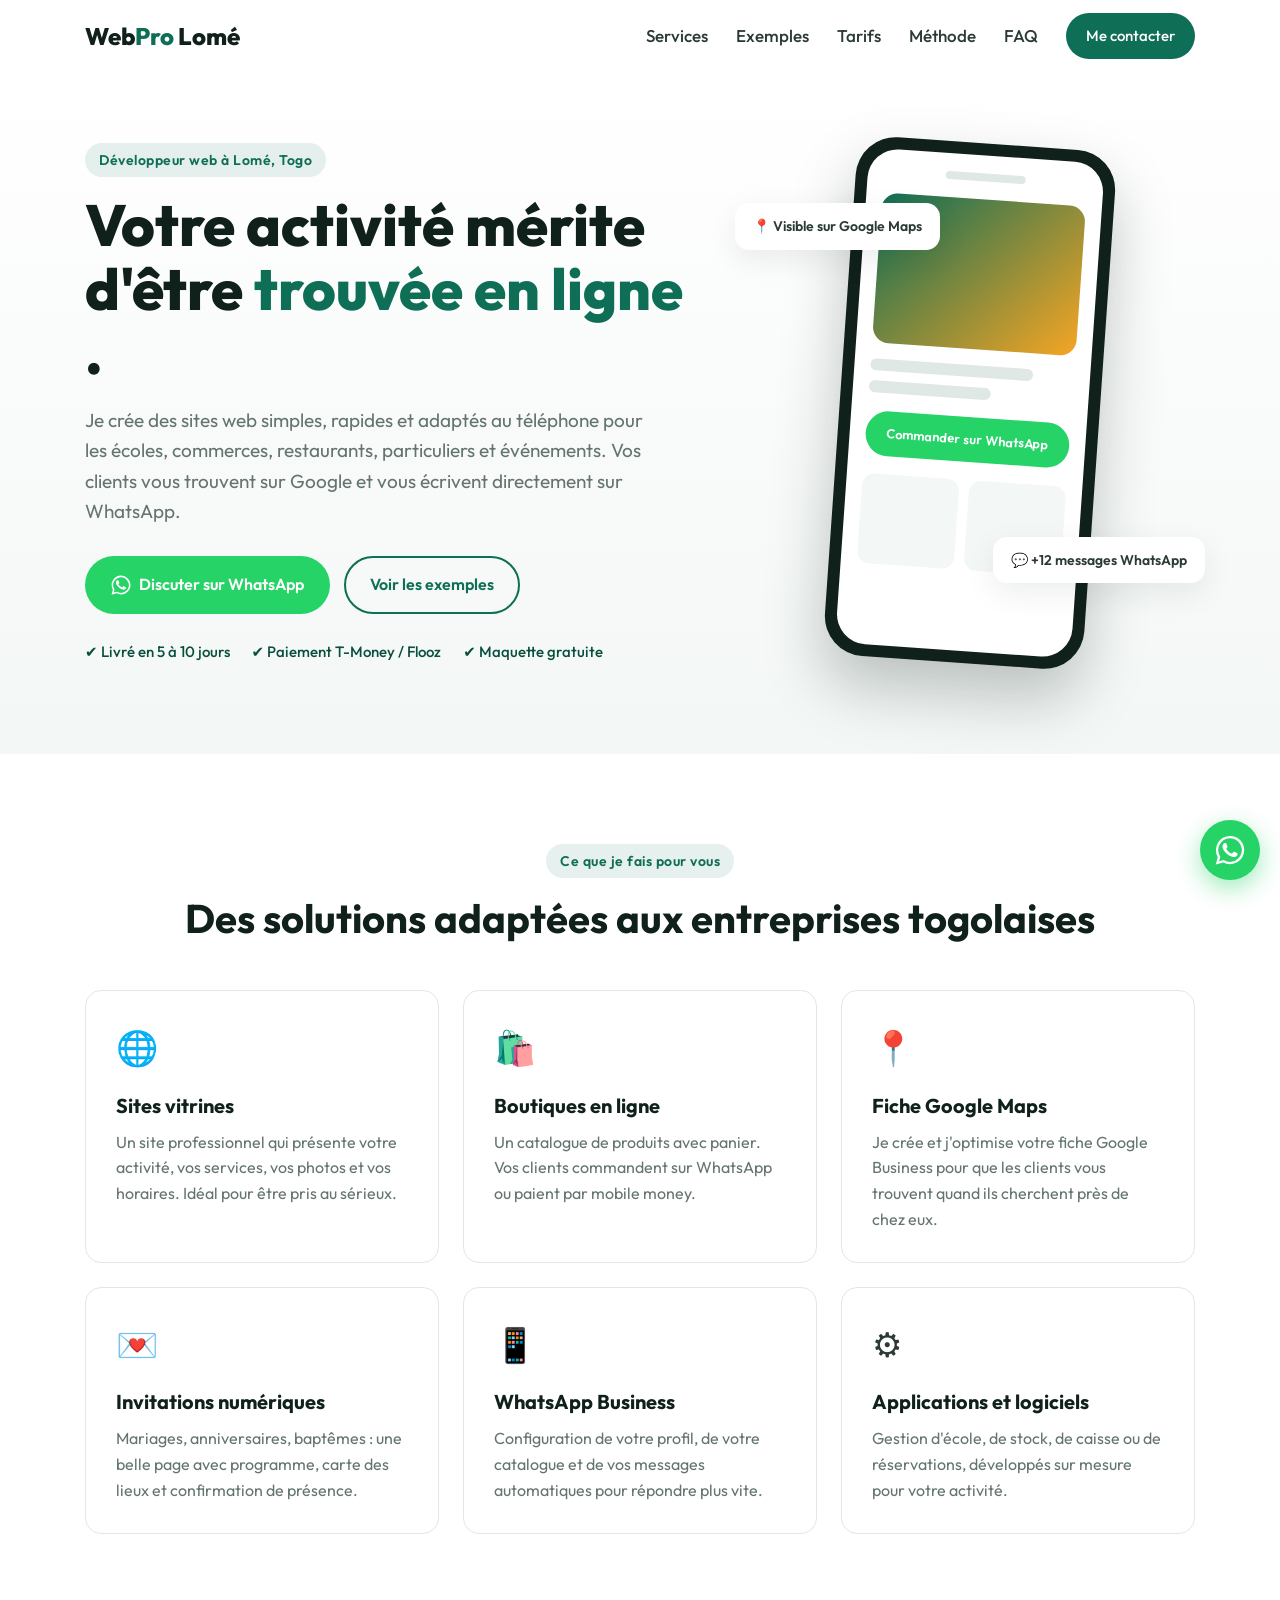
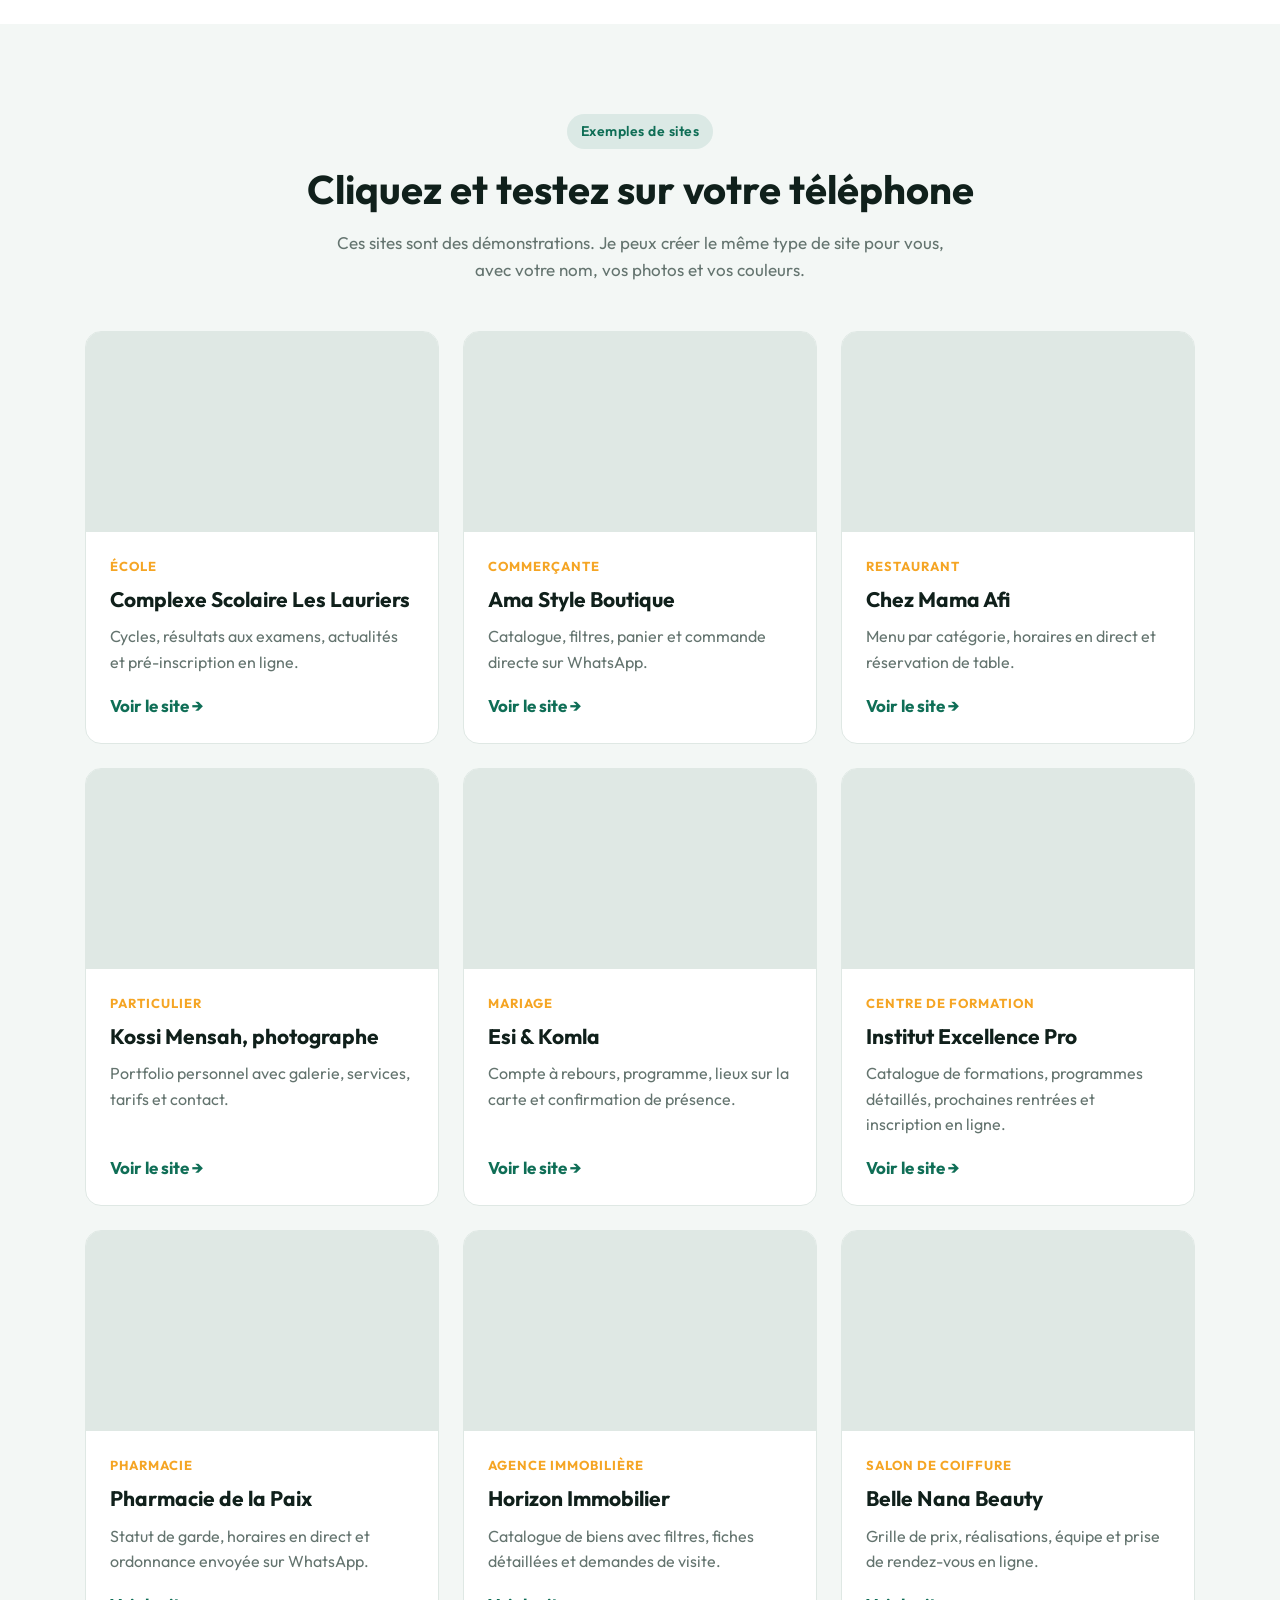
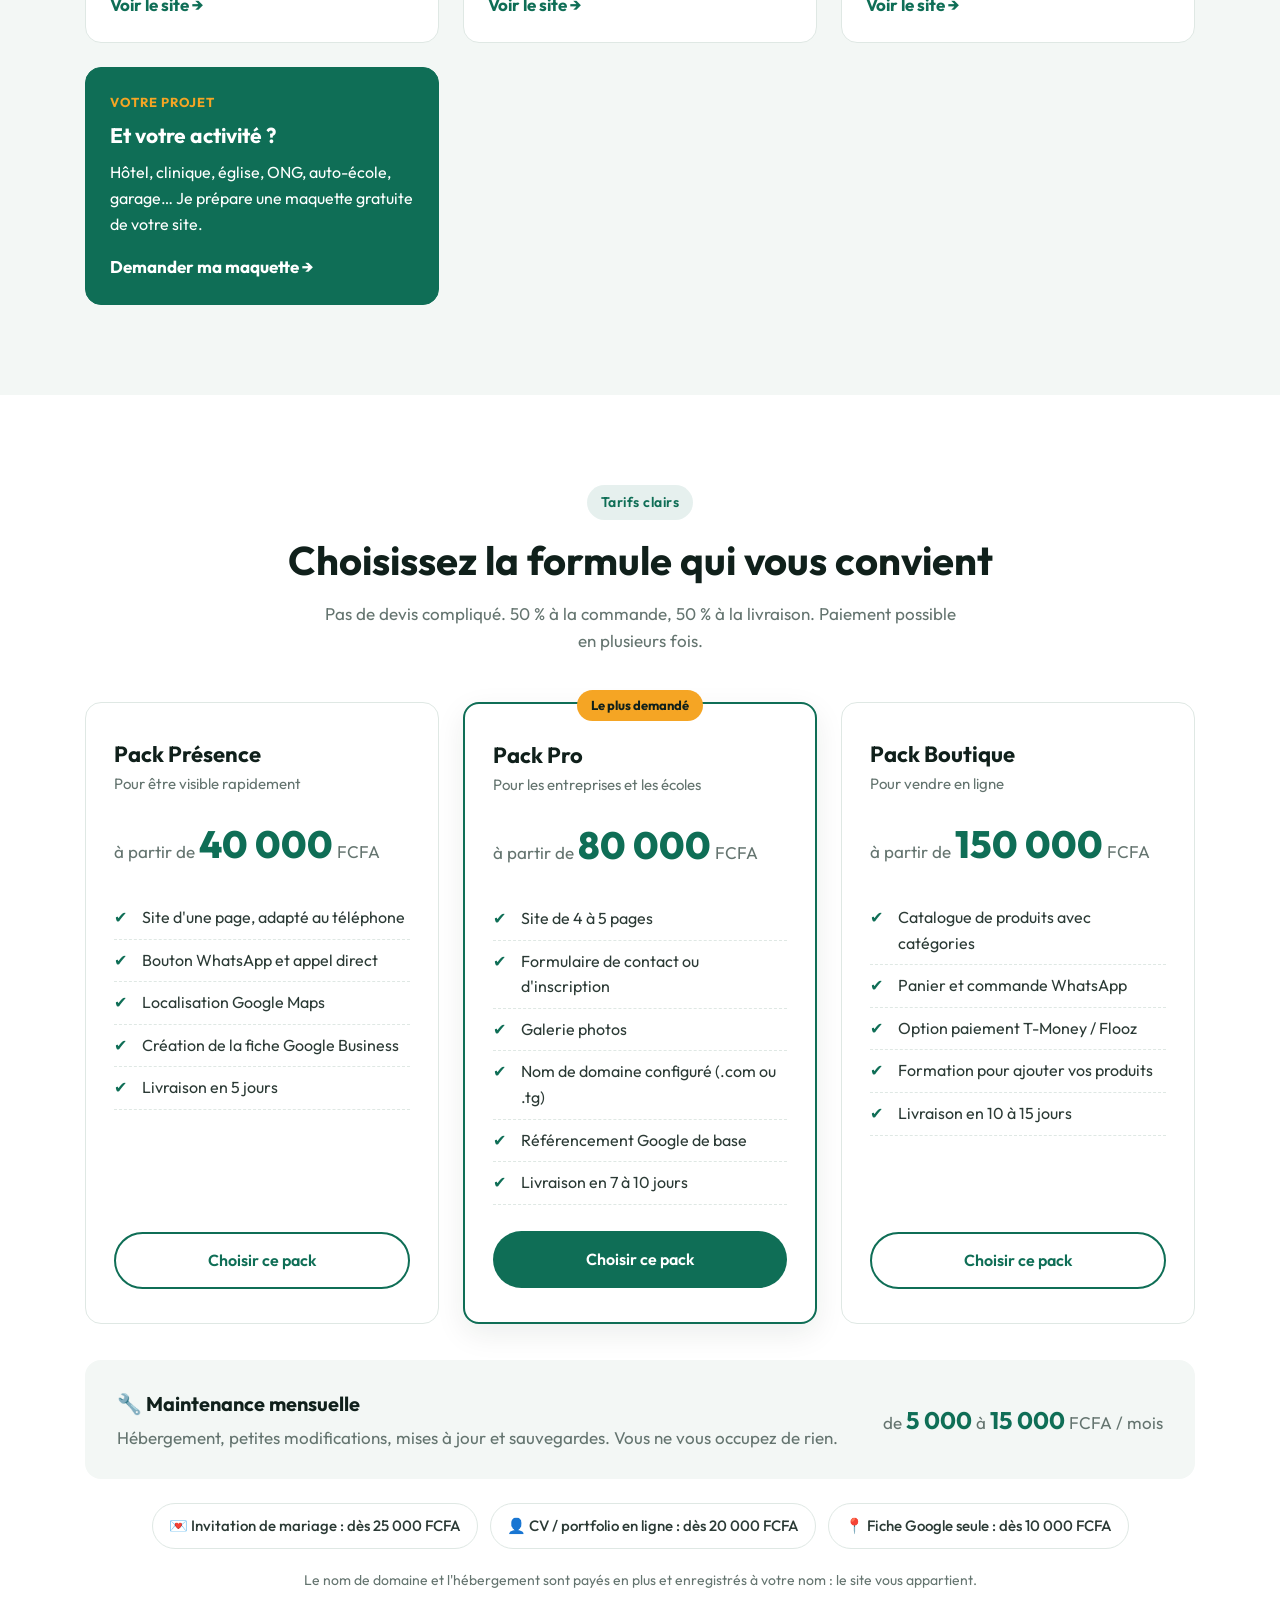
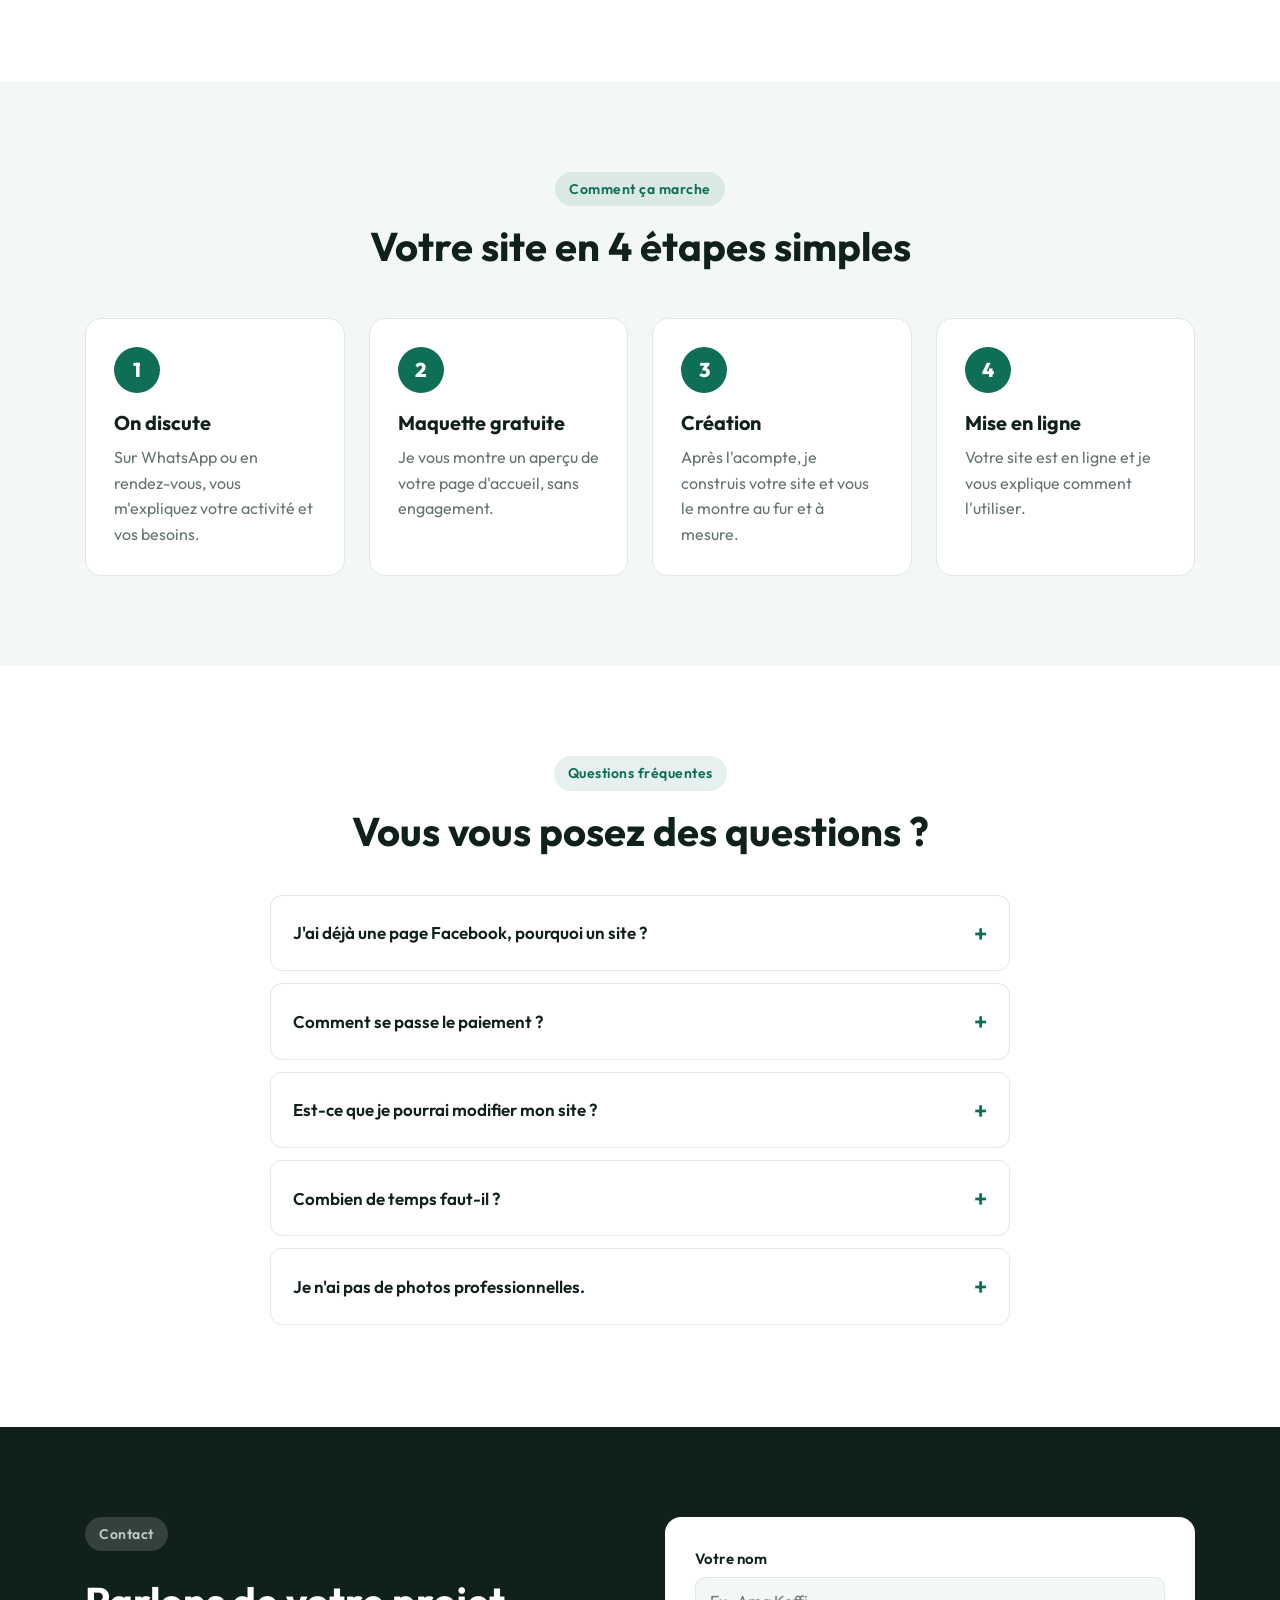
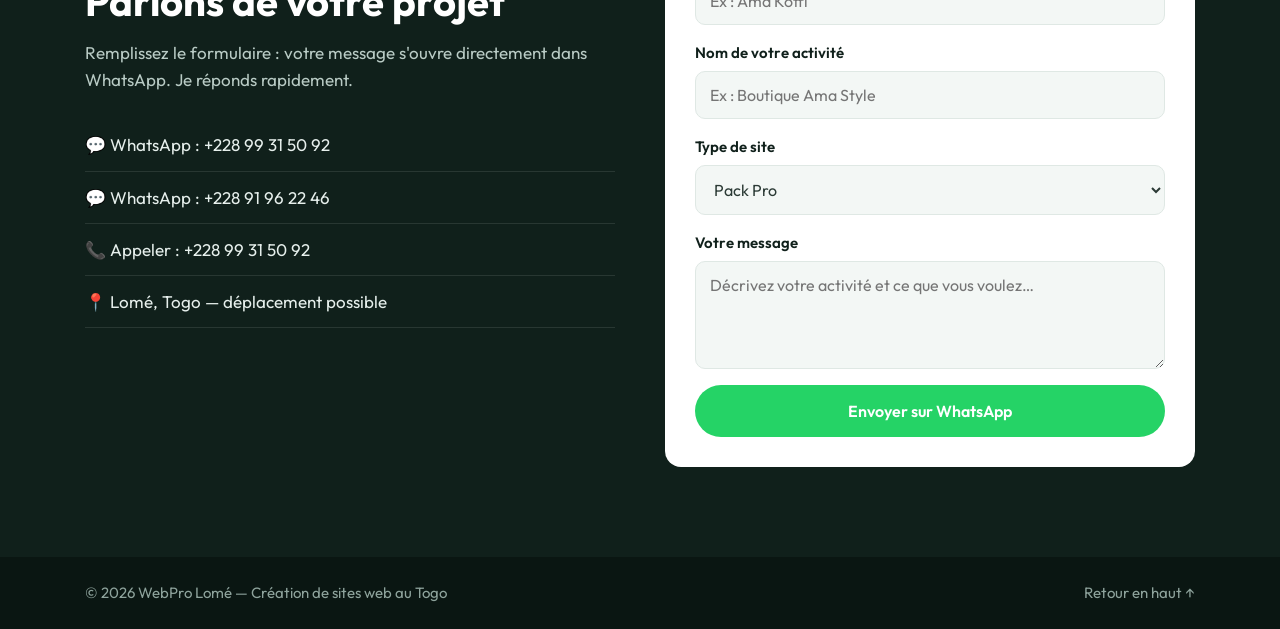
<file: index.html>
<!DOCTYPE html>
<html lang="fr">
<head>
  <meta charset="UTF-8">
  <meta name="viewport" content="width=device-width, initial-scale=1.0">
  <title>WebPro Lomé — Création de sites web au Togo</title>
  <meta name="description" content="Création de sites web professionnels à Lomé pour les écoles, commerces, restaurants, particuliers et événements. Contact WhatsApp : +228 99 31 50 92.">
  <meta property="og:title" content="WebPro Lomé — Création de sites web au Togo">
  <meta property="og:description" content="Des sites rapides, adaptés au téléphone, avec WhatsApp, Google Maps et paiement mobile money.">
  <link rel="preconnect" href="https://fonts.googleapis.com">
  <link rel="preconnect" href="https://fonts.gstatic.com" crossorigin>
  <link href="https://fonts.googleapis.com/css2?family=Outfit:wght@400;500;600;700;800&display=swap" rel="stylesheet">
  <link rel="stylesheet" href="css/style.css">
</head>
<body>

  <!-- ===== EN-TÊTE ===== -->
  <header class="header" id="header">
    <div class="container header__inner">
      <a href="#accueil" class="logo">Web<span>Pro</span> Lomé</a>
      <nav class="nav" id="nav">
        <a href="#services">Services</a>
        <a href="#demos">Exemples</a>
        <a href="#tarifs">Tarifs</a>
        <a href="#methode">Méthode</a>
        <a href="#faq">FAQ</a>
        <a href="#contact" class="btn btn--small">Me contacter</a>
      </nav>
      <button class="burger" id="burger" aria-label="Ouvrir le menu">
        <span></span><span></span><span></span>
      </button>
    </div>
  </header>

  <!-- ===== ACCUEIL ===== -->
  <section class="hero" id="accueil">
    <div class="container hero__inner">
      <div class="hero__text">
        <p class="tag">Développeur web à Lomé, Togo</p>
        <h1>Votre activité mérite d'être <span class="highlight">trouvée en ligne</span>.</h1>
        <p class="hero__lead">Je crée des sites web simples, rapides et adaptés au téléphone pour les écoles, commerces, restaurants, particuliers et événements. Vos clients vous trouvent sur Google et vous écrivent directement sur WhatsApp.</p>
        <div class="hero__buttons">
          <a href="https://wa.me/22899315092?text=Bonjour%2C%20je%20voudrais%20un%20site%20web%20pour%20mon%20activit%C3%A9." class="btn btn--whatsapp" target="_blank" rel="noopener">
            <svg viewBox="0 0 24 24" width="20" height="20" aria-hidden="true"><path fill="currentColor" d="M17.47 14.38c-.3-.15-1.76-.87-2.03-.97-.27-.1-.47-.15-.67.15-.2.3-.77.97-.94 1.17-.17.2-.35.22-.65.07-.3-.15-1.26-.46-2.4-1.48-.89-.79-1.49-1.77-1.66-2.07-.17-.3-.02-.46.13-.61.13-.13.3-.35.45-.52.15-.17.2-.3.3-.5.1-.2.05-.37-.03-.52-.07-.15-.67-1.62-.92-2.22-.24-.58-.49-.5-.67-.51h-.57c-.2 0-.52.07-.8.37-.27.3-1.04 1.02-1.04 2.48s1.07 2.88 1.21 3.08c.15.2 2.1 3.2 5.08 4.49.71.31 1.26.49 1.69.63.71.22 1.36.19 1.87.12.57-.09 1.76-.72 2-1.41.25-.7.25-1.29.17-1.41-.07-.13-.27-.2-.57-.35zM12.04 21.5h-.01a9.4 9.4 0 0 1-4.8-1.31l-.34-.2-3.57.94.95-3.48-.22-.36a9.43 9.43 0 1 1 8 4.41zm8.02-17.45A11.32 11.32 0 0 0 12.04.72 11.33 11.33 0 0 0 2.23 17.7L.62 23.6l6.04-1.58a11.3 11.3 0 0 0 5.37 1.37h.01c6.25 0 11.33-5.08 11.34-11.33 0-3.03-1.18-5.87-3.32-8.01z"/></svg>
            Discuter sur WhatsApp
          </a>
          <a href="#demos" class="btn btn--outline">Voir les exemples</a>
        </div>
        <ul class="hero__points">
          <li>✔ Livré en 5 à 10 jours</li>
          <li>✔ Paiement T-Money / Flooz</li>
          <li>✔ Maquette gratuite</li>
        </ul>
      </div>
      <div class="hero__visual" aria-hidden="true">
        <div class="phone">
          <div class="phone__screen">
            <div class="phone__bar"></div>
            <div class="phone__img"></div>
            <div class="phone__line w80"></div>
            <div class="phone__line w60"></div>
            <div class="phone__btn">Commander sur WhatsApp</div>
            <div class="phone__cards">
              <div></div><div></div>
            </div>
          </div>
        </div>
        <div class="bubble bubble--1">📍 Visible sur Google Maps</div>
        <div class="bubble bubble--2">💬 +12 messages WhatsApp</div>
      </div>
    </div>
  </section>

  <!-- ===== SERVICES ===== -->
  <section class="section" id="services">
    <div class="container">
      <p class="tag tag--center">Ce que je fais pour vous</p>
      <h2 class="section__title">Des solutions adaptées aux entreprises togolaises</h2>
      <div class="grid grid--3">
        <article class="card">
          <div class="card__icon">🌐</div>
          <h3>Sites vitrines</h3>
          <p>Un site professionnel qui présente votre activité, vos services, vos photos et vos horaires. Idéal pour être pris au sérieux.</p>
        </article>
        <article class="card">
          <div class="card__icon">🛍️</div>
          <h3>Boutiques en ligne</h3>
          <p>Un catalogue de produits avec panier. Vos clients commandent sur WhatsApp ou paient par mobile money.</p>
        </article>
        <article class="card">
          <div class="card__icon">📍</div>
          <h3>Fiche Google Maps</h3>
          <p>Je crée et j'optimise votre fiche Google Business pour que les clients vous trouvent quand ils cherchent près de chez eux.</p>
        </article>
        <article class="card">
          <div class="card__icon">💌</div>
          <h3>Invitations numériques</h3>
          <p>Mariages, anniversaires, baptêmes : une belle page avec programme, carte des lieux et confirmation de présence.</p>
        </article>
        <article class="card">
          <div class="card__icon">📱</div>
          <h3>WhatsApp Business</h3>
          <p>Configuration de votre profil, de votre catalogue et de vos messages automatiques pour répondre plus vite.</p>
        </article>
        <article class="card">
          <div class="card__icon">⚙️</div>
          <h3>Applications et logiciels</h3>
          <p>Gestion d'école, de stock, de caisse ou de réservations, développés sur mesure pour votre activité.</p>
        </article>
      </div>
    </div>
  </section>

  <!-- ===== DÉMOS ===== -->
  <section class="section section--alt" id="demos">
    <div class="container">
      <p class="tag tag--center">Exemples de sites</p>
      <h2 class="section__title">Cliquez et testez sur votre téléphone</h2>
      <p class="section__lead">Ces sites sont des démonstrations. Je peux créer le même type de site pour vous, avec votre nom, vos photos et vos couleurs.</p>
      <div class="grid grid--3 demos">
        <a href="demos/ecole.html" class="demo">
          <div class="demo__img" style="background-image:url('https://images.unsplash.com/photo-1503676260728-1c00da094a0b?w=800&q=70')"></div>
          <div class="demo__body">
            <span class="demo__cat">École</span>
            <h3>Complexe Scolaire Les Lauriers</h3>
            <p>Cycles, résultats aux examens, actualités et pré-inscription en ligne.</p>
            <span class="demo__link">Voir le site →</span>
          </div>
        </a>
        <a href="demos/boutique.html" class="demo">
          <div class="demo__img" style="background-image:url('https://images.unsplash.com/photo-1490481651871-ab68de25d43d?w=800&q=70')"></div>
          <div class="demo__body">
            <span class="demo__cat">Commerçante</span>
            <h3>Ama Style Boutique</h3>
            <p>Catalogue, filtres, panier et commande directe sur WhatsApp.</p>
            <span class="demo__link">Voir le site →</span>
          </div>
        </a>
        <a href="demos/restaurant.html" class="demo">
          <div class="demo__img" style="background-image:url('https://images.unsplash.com/photo-1604329760661-e71dc83f8f26?w=800&q=70')"></div>
          <div class="demo__body">
            <span class="demo__cat">Restaurant</span>
            <h3>Chez Mama Afi</h3>
            <p>Menu par catégorie, horaires en direct et réservation de table.</p>
            <span class="demo__link">Voir le site →</span>
          </div>
        </a>
        <a href="demos/particulier.html" class="demo">
          <div class="demo__img" style="background-image:url('https://images.unsplash.com/photo-1452587925148-ce544e77e70d?w=800&q=70')"></div>
          <div class="demo__body">
            <span class="demo__cat">Particulier</span>
            <h3>Kossi Mensah, photographe</h3>
            <p>Portfolio personnel avec galerie, services, tarifs et contact.</p>
            <span class="demo__link">Voir le site →</span>
          </div>
        </a>
        <a href="demos/mariage.html" class="demo">
          <div class="demo__img" style="background-image:url('https://images.unsplash.com/photo-1519741497674-611481863552?w=800&q=70')"></div>
          <div class="demo__body">
            <span class="demo__cat">Mariage</span>
            <h3>Esi &amp; Komla</h3>
            <p>Compte à rebours, programme, lieux sur la carte et confirmation de présence.</p>
            <span class="demo__link">Voir le site →</span>
          </div>
        </a>
        <a href="demos/formation.html" class="demo">
          <div class="demo__img" style="background-image:url('https://images.unsplash.com/photo-1522202176988-66273c2fd55f?w=800&q=70')"></div>
          <div class="demo__body">
            <span class="demo__cat">Centre de formation</span>
            <h3>Institut Excellence Pro</h3>
            <p>Catalogue de formations, programmes détaillés, prochaines rentrées et inscription en ligne.</p>
            <span class="demo__link">Voir le site →</span>
          </div>
        </a>
        <a href="demos/pharmacie.html" class="demo">
          <div class="demo__img" style="background-image:url('https://images.unsplash.com/photo-1631549916768-4119b2e5f926?w=800&q=70')"></div>
          <div class="demo__body">
            <span class="demo__cat">Pharmacie</span>
            <h3>Pharmacie de la Paix</h3>
            <p>Statut de garde, horaires en direct et ordonnance envoyée sur WhatsApp.</p>
            <span class="demo__link">Voir le site →</span>
          </div>
        </a>
        <a href="demos/immobilier.html" class="demo">
          <div class="demo__img" style="background-image:url('https://images.unsplash.com/photo-1600596542815-ffad4c1539a9?w=800&q=70')"></div>
          <div class="demo__body">
            <span class="demo__cat">Agence immobilière</span>
            <h3>Horizon Immobilier</h3>
            <p>Catalogue de biens avec filtres, fiches détaillées et demandes de visite.</p>
            <span class="demo__link">Voir le site →</span>
          </div>
        </a>
        <a href="demos/coiffure.html" class="demo">
          <div class="demo__img" style="background-image:url('https://images.unsplash.com/photo-1595959183082-7b570b7e08e2?w=800&q=70')"></div>
          <div class="demo__body">
            <span class="demo__cat">Salon de coiffure</span>
            <h3>Belle Nana Beauty</h3>
            <p>Grille de prix, réalisations, équipe et prise de rendez-vous en ligne.</p>
            <span class="demo__link">Voir le site →</span>
          </div>
        </a>
        <a href="#contact" class="demo demo--cta">
          <div class="demo__body">
            <span class="demo__cat">Votre projet</span>
            <h3>Et votre activité ?</h3>
            <p>Hôtel, clinique, église, ONG, auto-école, garage… Je prépare une maquette gratuite de votre site.</p>
            <span class="demo__link">Demander ma maquette →</span>
          </div>
        </a>
      </div>
    </div>
  </section>

  <!-- ===== TARIFS ===== -->
  <section class="section" id="tarifs">
    <div class="container">
      <p class="tag tag--center">Tarifs clairs</p>
      <h2 class="section__title">Choisissez la formule qui vous convient</h2>
      <p class="section__lead">Pas de devis compliqué. 50 % à la commande, 50 % à la livraison. Paiement possible en plusieurs fois.</p>
      <div class="grid grid--3 pricing">
        <article class="price">
          <h3>Pack Présence</h3>
          <p class="price__desc">Pour être visible rapidement</p>
          <p class="price__amount">à partir de <strong>40 000</strong> FCFA</p>
          <ul>
            <li>Site d'une page, adapté au téléphone</li>
            <li>Bouton WhatsApp et appel direct</li>
            <li>Localisation Google Maps</li>
            <li>Création de la fiche Google Business</li>
            <li>Livraison en 5 jours</li>
          </ul>
          <a href="#contact" class="btn btn--outline btn--full" data-pack="Pack Présence">Choisir ce pack</a>
        </article>
        <article class="price price--popular">
          <span class="price__badge">Le plus demandé</span>
          <h3>Pack Pro</h3>
          <p class="price__desc">Pour les entreprises et les écoles</p>
          <p class="price__amount">à partir de <strong>80 000</strong> FCFA</p>
          <ul>
            <li>Site de 4 à 5 pages</li>
            <li>Formulaire de contact ou d'inscription</li>
            <li>Galerie photos</li>
            <li>Nom de domaine configuré (.com ou .tg)</li>
            <li>Référencement Google de base</li>
            <li>Livraison en 7 à 10 jours</li>
          </ul>
          <a href="#contact" class="btn btn--primary btn--full" data-pack="Pack Pro">Choisir ce pack</a>
        </article>
        <article class="price">
          <h3>Pack Boutique</h3>
          <p class="price__desc">Pour vendre en ligne</p>
          <p class="price__amount">à partir de <strong>150 000</strong> FCFA</p>
          <ul>
            <li>Catalogue de produits avec catégories</li>
            <li>Panier et commande WhatsApp</li>
            <li>Option paiement T-Money / Flooz</li>
            <li>Formation pour ajouter vos produits</li>
            <li>Livraison en 10 à 15 jours</li>
          </ul>
          <a href="#contact" class="btn btn--outline btn--full" data-pack="Pack Boutique">Choisir ce pack</a>
        </article>
      </div>
      <div class="maintenance">
        <div>
          <h3>🔧 Maintenance mensuelle</h3>
          <p>Hébergement, petites modifications, mises à jour et sauvegardes. Vous ne vous occupez de rien.</p>
        </div>
        <p class="maintenance__price">de <strong>5 000</strong> à <strong>15 000</strong> FCFA / mois</p>
      </div>
      <div class="extras">
        <span>💌 Invitation de mariage : dès 25 000 FCFA</span>
        <span>👤 CV / portfolio en ligne : dès 20 000 FCFA</span>
        <span>📍 Fiche Google seule : dès 10 000 FCFA</span>
      </div>
      <p class="note">Le nom de domaine et l'hébergement sont payés en plus et enregistrés à votre nom : le site vous appartient.</p>
    </div>
  </section>

  <!-- ===== MÉTHODE ===== -->
  <section class="section section--alt" id="methode">
    <div class="container">
      <p class="tag tag--center">Comment ça marche</p>
      <h2 class="section__title">Votre site en 4 étapes simples</h2>
      <ol class="steps">
        <li><span>1</span><h3>On discute</h3><p>Sur WhatsApp ou en rendez-vous, vous m'expliquez votre activité et vos besoins.</p></li>
        <li><span>2</span><h3>Maquette gratuite</h3><p>Je vous montre un aperçu de votre page d'accueil, sans engagement.</p></li>
        <li><span>3</span><h3>Création</h3><p>Après l'acompte, je construis votre site et vous le montre au fur et à mesure.</p></li>
        <li><span>4</span><h3>Mise en ligne</h3><p>Votre site est en ligne et je vous explique comment l'utiliser.</p></li>
      </ol>
    </div>
  </section>

  <!-- ===== FAQ ===== -->
  <section class="section" id="faq">
    <div class="container container--narrow">
      <p class="tag tag--center">Questions fréquentes</p>
      <h2 class="section__title">Vous vous posez des questions ?</h2>
      <div class="faq">
        <details>
          <summary>J'ai déjà une page Facebook, pourquoi un site ?</summary>
          <p>Facebook est utile, mais Google ne vous montre pas toujours quand un client vous cherche. Un site vous rend plus sérieux, et il vous appartient : personne ne peut le fermer ou changer ses règles.</p>
        </details>
        <details>
          <summary>Comment se passe le paiement ?</summary>
          <p>50 % à la commande et 50 % à la livraison, par T-Money, Flooz ou en espèces. Le paiement en plusieurs fois est possible.</p>
        </details>
        <details>
          <summary>Est-ce que je pourrai modifier mon site ?</summary>
          <p>Oui. Avec la maintenance mensuelle, j'effectue vos modifications. Pour le Pack Boutique, je vous apprends à ajouter vos produits vous-même.</p>
        </details>
        <details>
          <summary>Combien de temps faut-il ?</summary>
          <p>De 5 jours pour un Pack Présence à 15 jours pour une boutique, dès que j'ai reçu vos textes et vos photos.</p>
        </details>
        <details>
          <summary>Je n'ai pas de photos professionnelles.</summary>
          <p>Pas de problème. On peut utiliser vos photos de téléphone, que j'améliore, ou des images libres de droits adaptées à votre activité.</p>
        </details>
      </div>
    </div>
  </section>

  <!-- ===== CONTACT ===== -->
  <section class="section section--dark" id="contact">
    <div class="container contact">
      <div class="contact__info">
        <p class="tag tag--light">Contact</p>
        <h2>Parlons de votre projet</h2>
        <p>Remplissez le formulaire : votre message s'ouvre directement dans WhatsApp. Je réponds rapidement.</p>
        <ul class="contact__list">
          <li><a href="https://wa.me/22899315092" target="_blank" rel="noopener">💬 WhatsApp : +228 99 31 50 92</a></li>
          <li><a href="https://wa.me/22891962246" target="_blank" rel="noopener">💬 WhatsApp : +228 91 96 22 46</a></li>
          <li><a href="tel:+22899315092">📞 Appeler : +228 99 31 50 92</a></li>
          <li>📍 Lomé, Togo — déplacement possible</li>
        </ul>
      </div>
      <form class="form" id="contactForm">
        <label>Votre nom
          <input type="text" name="nom" required placeholder="Ex : Ama Koffi">
        </label>
        <label>Nom de votre activité
          <input type="text" name="activite" placeholder="Ex : Boutique Ama Style">
        </label>
        <label>Type de site
          <select name="pack" id="packSelect">
            <option>Pack Présence</option>
            <option selected>Pack Pro</option>
            <option>Pack Boutique</option>
            <option>Invitation de mariage / événement</option>
            <option>CV / portfolio</option>
            <option>Application ou logiciel</option>
            <option>Je ne sais pas encore</option>
          </select>
        </label>
        <label>Votre message
          <textarea name="message" rows="4" placeholder="Décrivez votre activité et ce que vous voulez…"></textarea>
        </label>
        <button type="submit" class="btn btn--whatsapp btn--full">Envoyer sur WhatsApp</button>
      </form>
    </div>
  </section>

  <footer class="footer">
    <div class="container footer__inner">
      <p>© <span id="year"></span> WebPro Lomé — Création de sites web au Togo</p>
      <p><a href="#accueil">Retour en haut ↑</a></p>
    </div>
  </footer>

  <!-- Bouton WhatsApp flottant -->
  <a href="https://wa.me/22899315092?text=Bonjour%2C%20je%20viens%20de%20votre%20site." class="float-wa" target="_blank" rel="noopener" aria-label="Écrire sur WhatsApp">
    <svg viewBox="0 0 24 24" width="30" height="30" aria-hidden="true"><path fill="currentColor" d="M17.47 14.38c-.3-.15-1.76-.87-2.03-.97-.27-.1-.47-.15-.67.15-.2.3-.77.97-.94 1.17-.17.2-.35.22-.65.07-.3-.15-1.26-.46-2.4-1.48-.89-.79-1.49-1.77-1.66-2.07-.17-.3-.02-.46.13-.61.13-.13.3-.35.45-.52.15-.17.2-.3.3-.5.1-.2.05-.37-.03-.52-.07-.15-.67-1.62-.92-2.22-.24-.58-.49-.5-.67-.51h-.57c-.2 0-.52.07-.8.37-.27.3-1.04 1.02-1.04 2.48s1.07 2.88 1.21 3.08c.15.2 2.1 3.2 5.08 4.49.71.31 1.26.49 1.69.63.71.22 1.36.19 1.87.12.57-.09 1.76-.72 2-1.41.25-.7.25-1.29.17-1.41-.07-.13-.27-.2-.57-.35zM12.04 21.5h-.01a9.4 9.4 0 0 1-4.8-1.31l-.34-.2-3.57.94.95-3.48-.22-.36a9.43 9.43 0 1 1 8 4.41zm8.02-17.45A11.32 11.32 0 0 0 12.04.72 11.33 11.33 0 0 0 2.23 17.7L.62 23.6l6.04-1.58a11.3 11.3 0 0 0 5.37 1.37h.01c6.25 0 11.33-5.08 11.34-11.33 0-3.03-1.18-5.87-3.32-8.01z"/></svg>
  </a>

  <script src="js/main.js"></script>
</body>
</html>
</file>
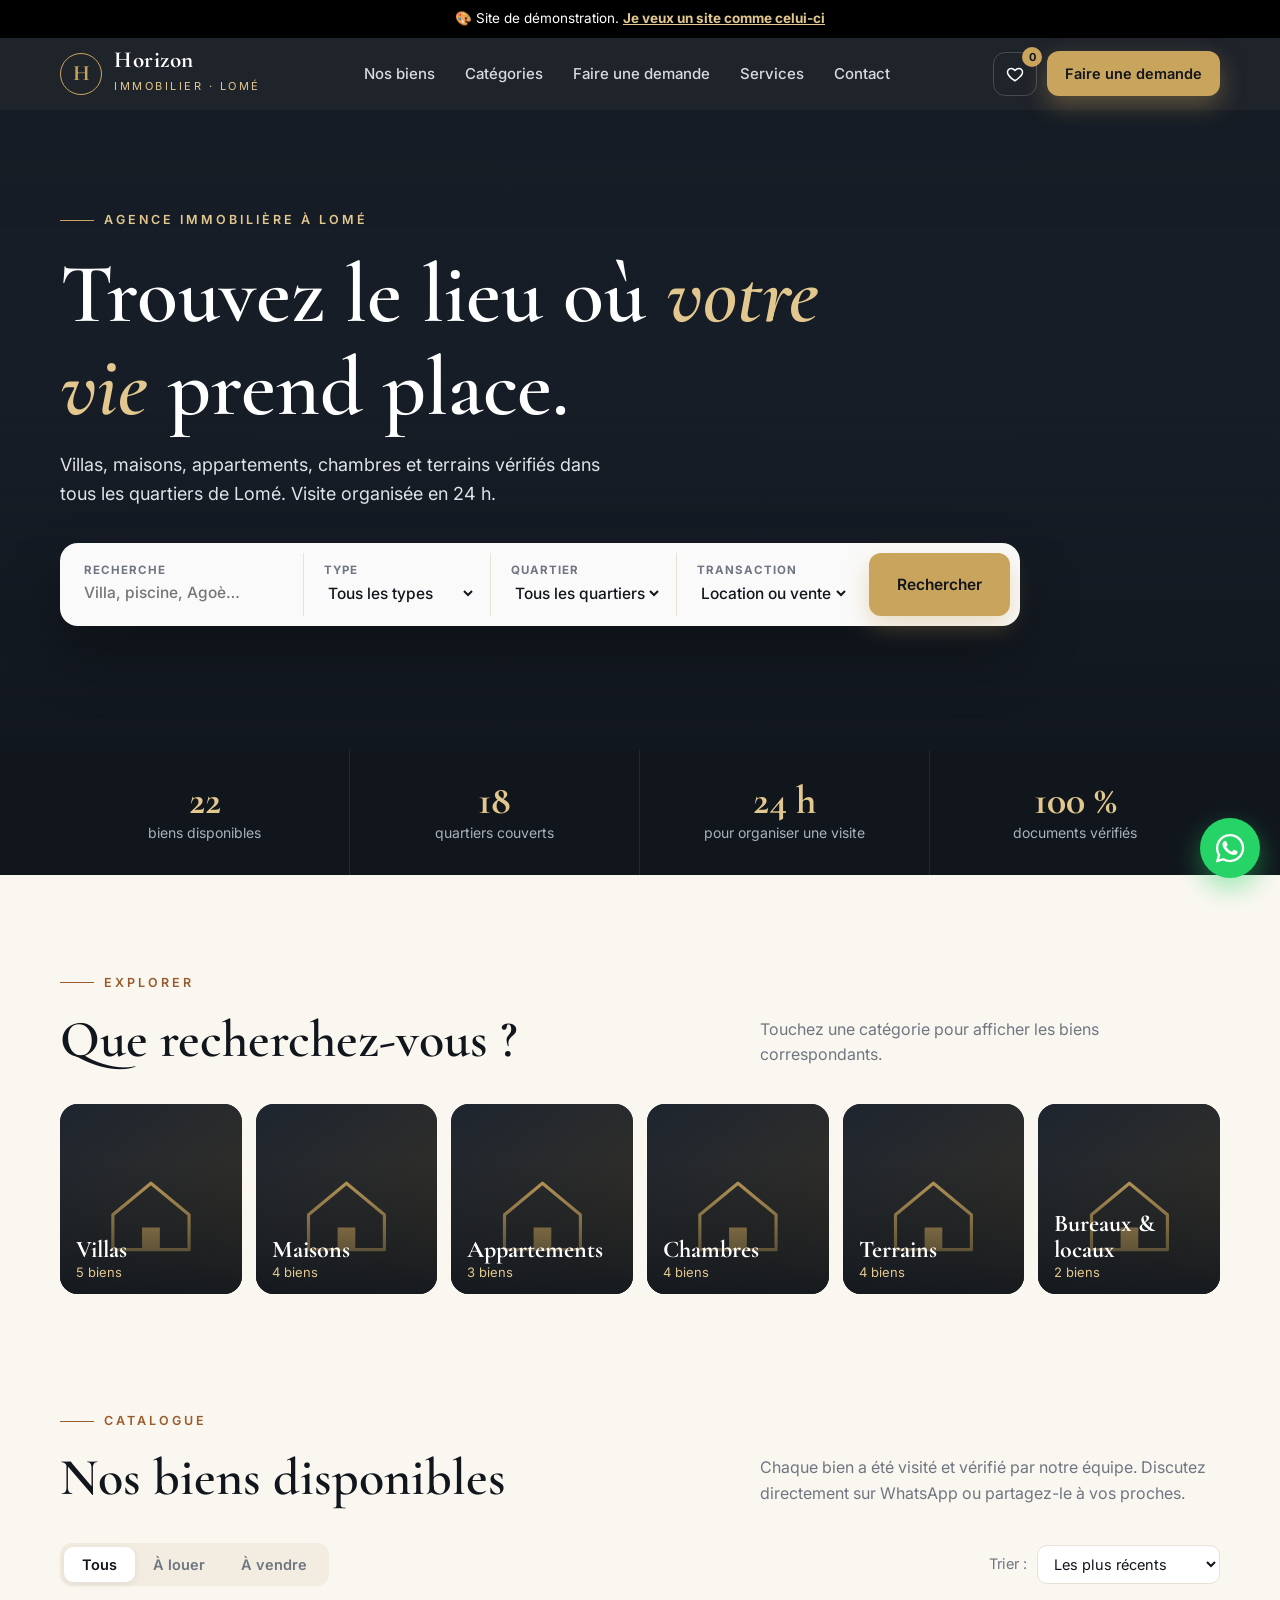
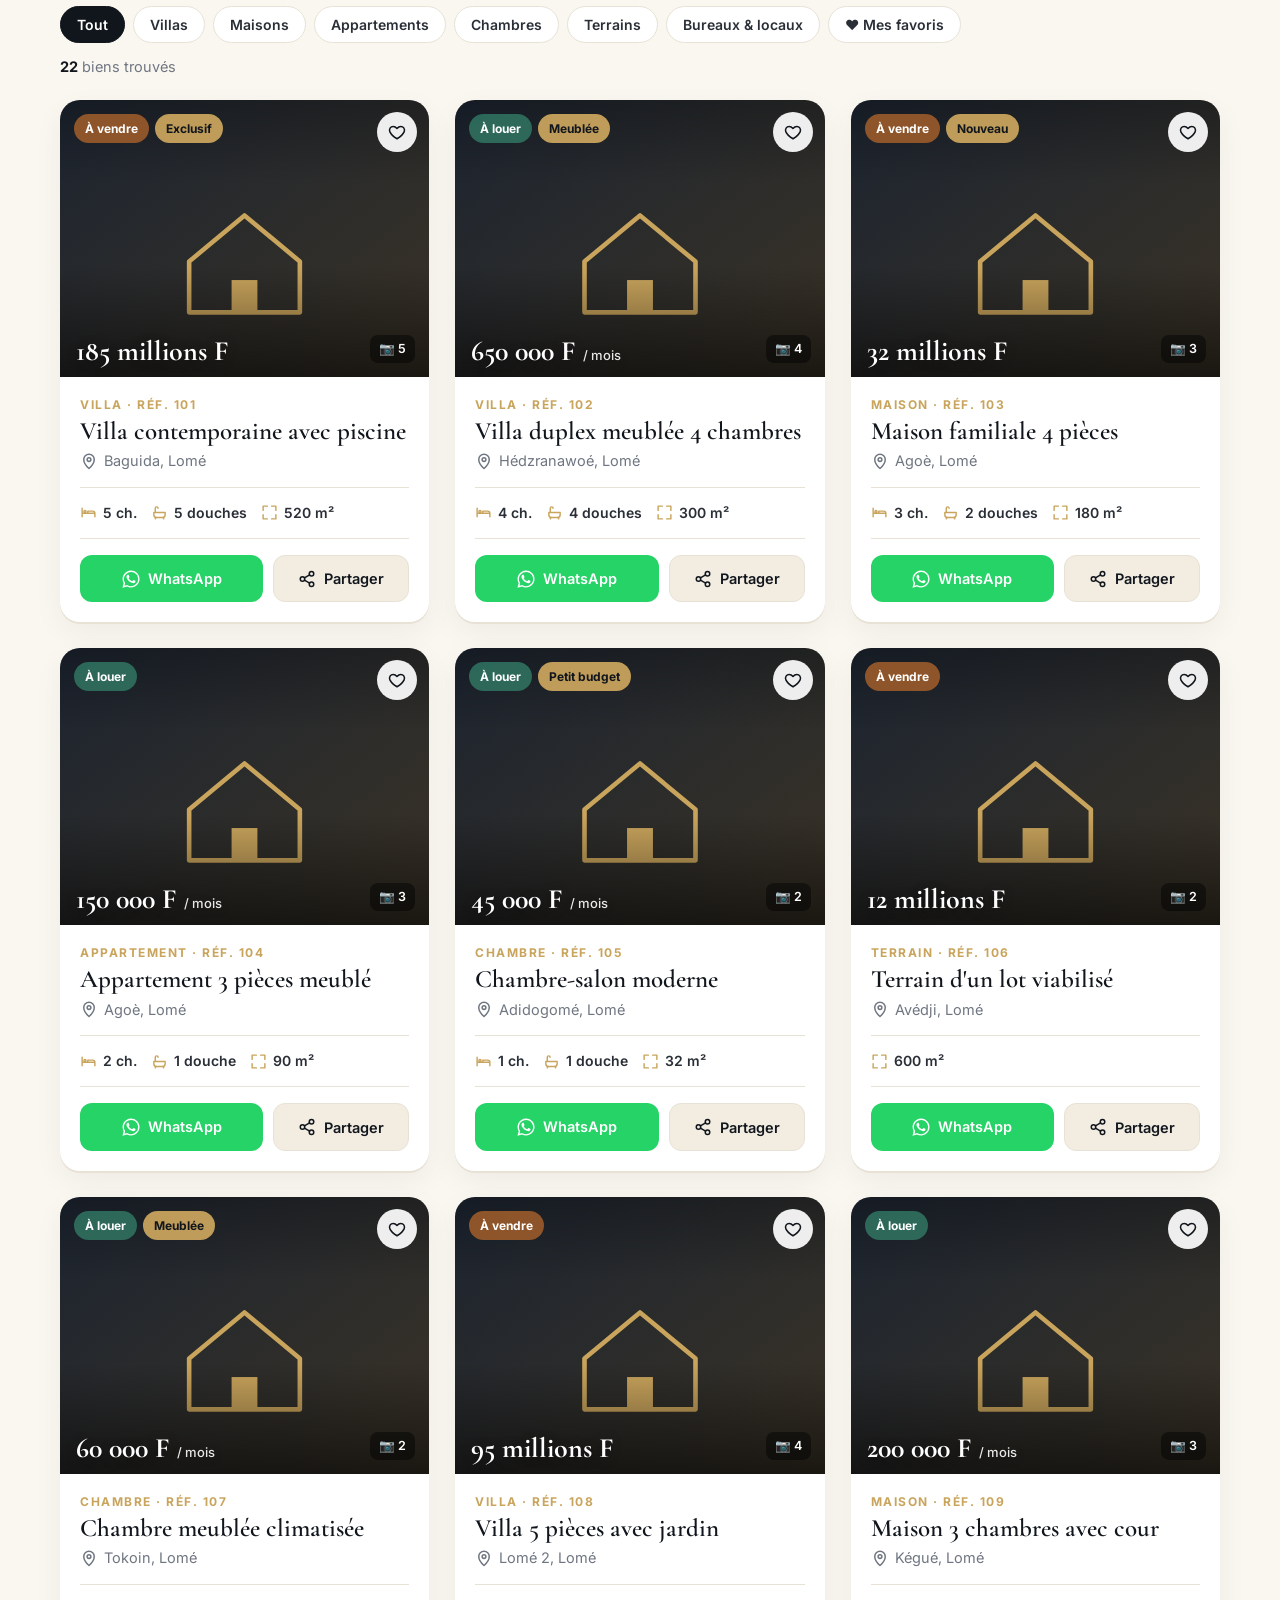
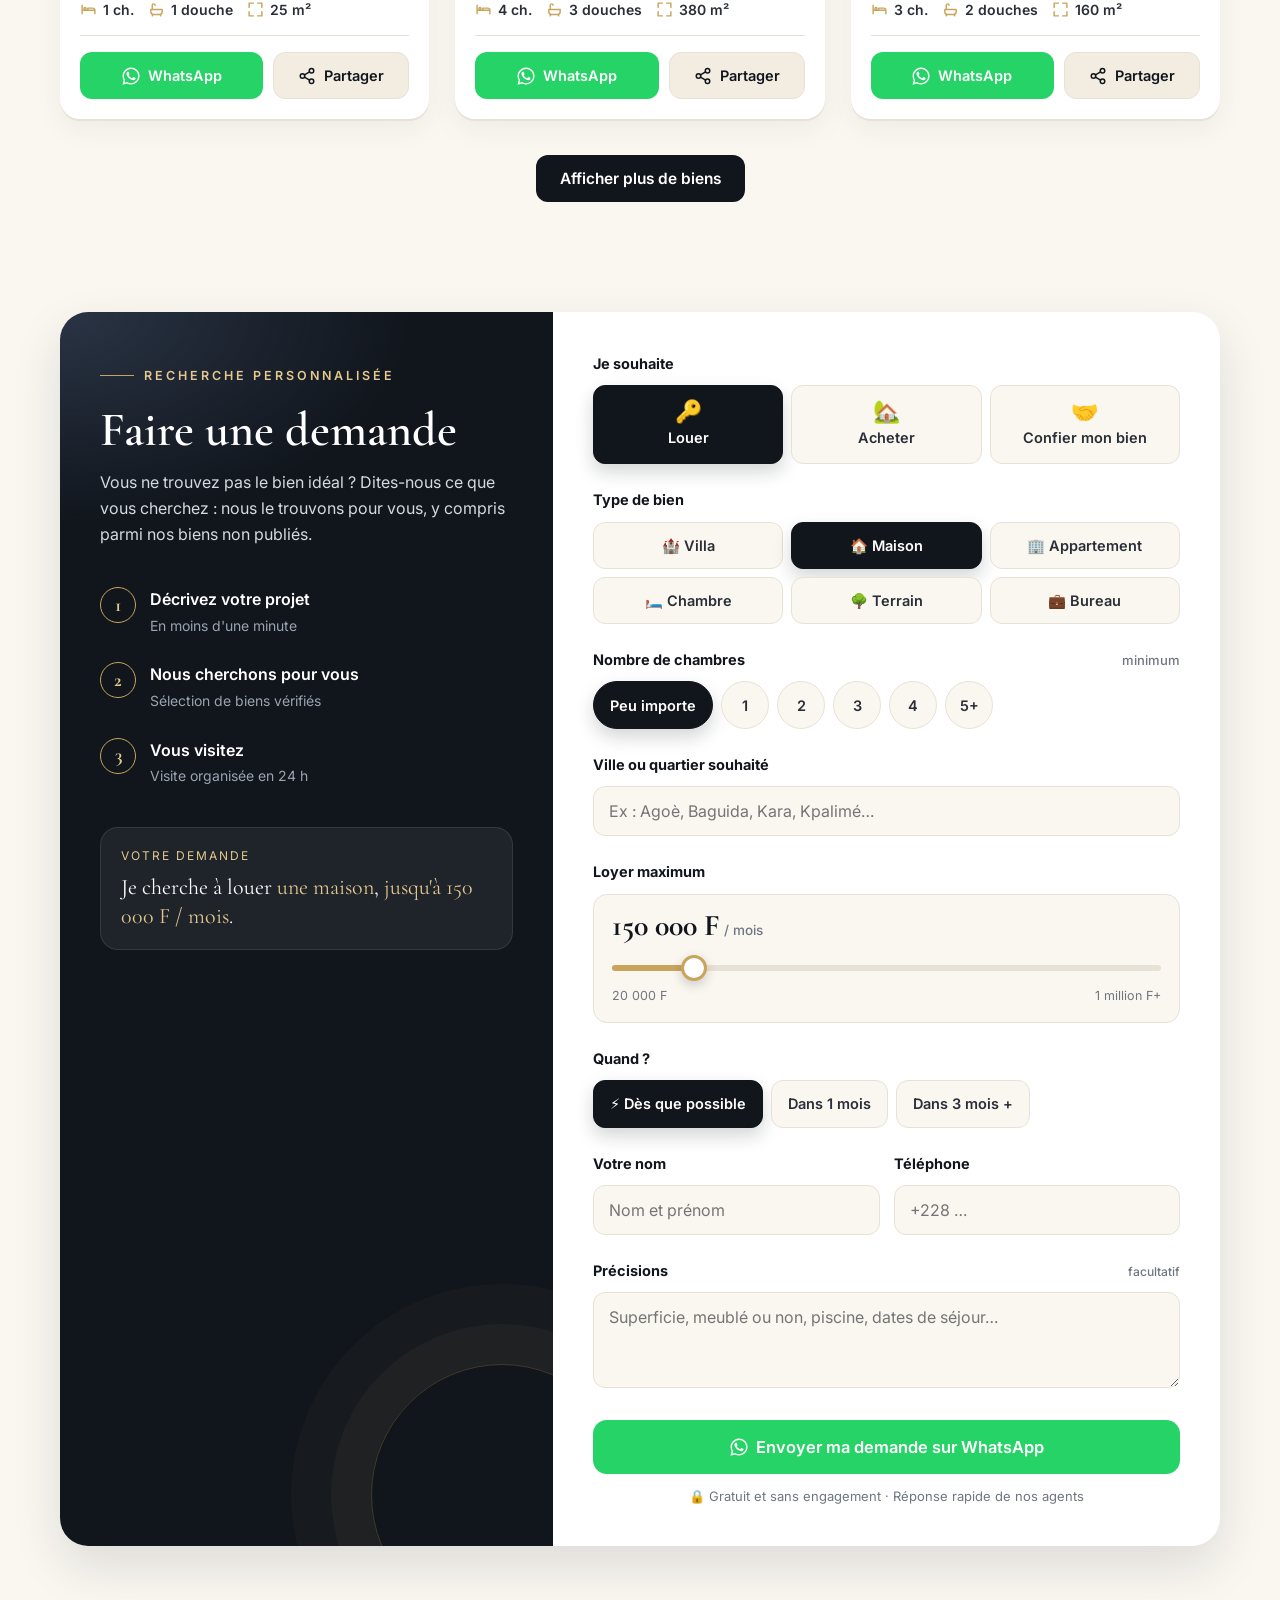
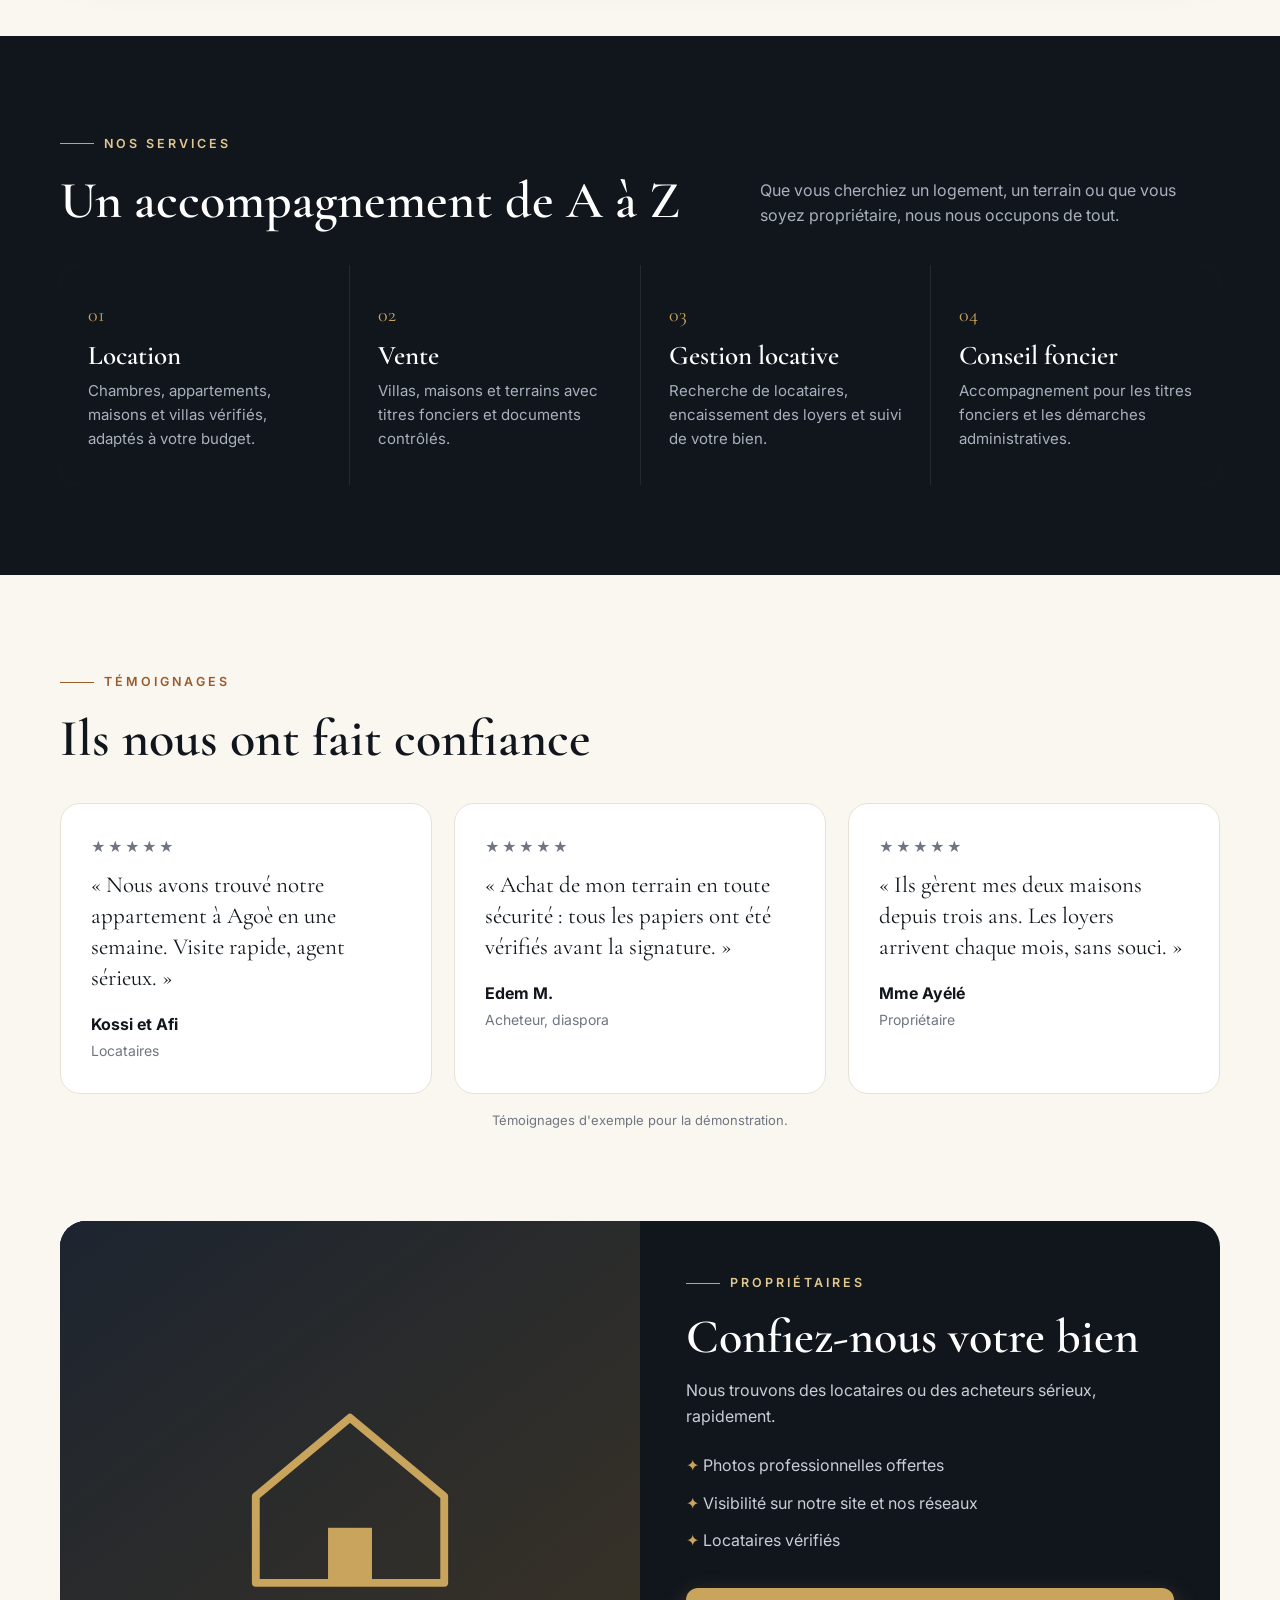
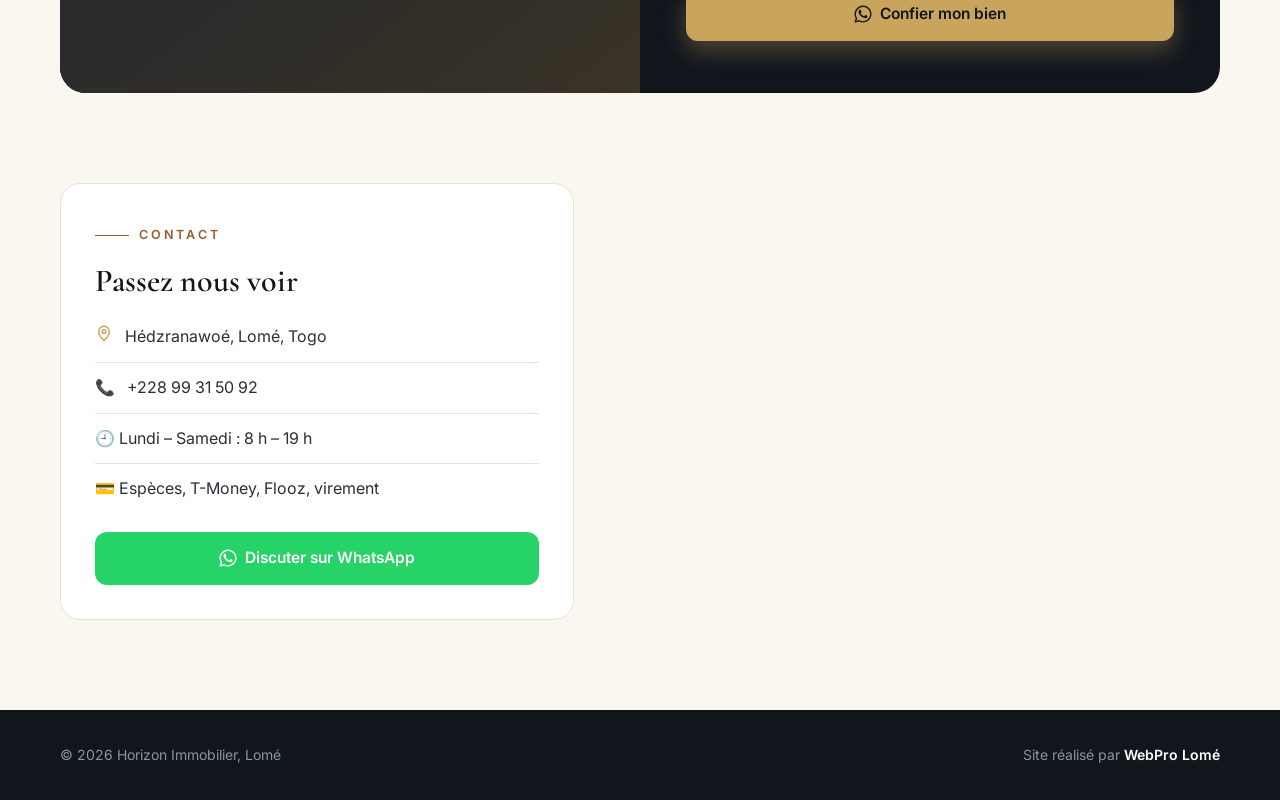
<file: demos/immobilier.html>
<!DOCTYPE html>
<html lang="fr">
<head>
  <meta charset="UTF-8">
  <meta name="viewport" content="width=device-width, initial-scale=1.0, viewport-fit=cover">
  <title>Horizon Immobilier — Maisons, villas, chambres et terrains à Lomé (démo)</title>
  <meta name="description" content="Location et vente de villas, maisons, appartements, chambres et terrains à Lomé. Biens vérifiés, visites rapides.">
  <meta name="theme-color" content="#11161d">
  <link rel="preconnect" href="https://fonts.googleapis.com">
  <link rel="preconnect" href="https://fonts.gstatic.com" crossorigin>
  <link href="https://fonts.googleapis.com/css2?family=Cormorant+Garamond:wght@500;600;700&family=Inter:wght@400;500;600;700&display=swap" rel="stylesheet">
  <style>
    :root {
      --ink: #11161d; --ink-2: #1c2430; --gold: #c9a45c; --gold-2: #e2c88f; --ivory: #faf7f1; --sand: #f2ece1;
      --text: #2a2f37; --muted: #6f7681; --line: #e8e2d6; --white: #fff; --wa: #25d366; --rent: #2f6f5e; --sale: #9a5b2b;
      --radius: 20px; --shadow: 0 20px 50px rgba(17, 22, 29, .12);
    }
    * { margin: 0; padding: 0; box-sizing: border-box; }
    html { scroll-behavior: smooth; -webkit-text-size-adjust: 100%; }
    body { font-family: 'Inter', system-ui, sans-serif; color: var(--text); background: var(--ivory); font-size: 16px; line-height: 1.6; }
    body.locked { overflow: hidden; }
    a { color: inherit; text-decoration: none; }
    button { font-family: inherit; cursor: pointer; border: 0; background: none; color: inherit; }
    img { display: block; max-width: 100%; }
    h1, h2, h3 { font-family: 'Cormorant Garamond', Georgia, serif; color: var(--ink); line-height: 1.1; font-weight: 600; }
    .container { max-width: 1200px; margin: 0 auto; padding: 0 20px; }
    svg.i { width: 18px; height: 18px; flex-shrink: 0; }

    .demo-bar { background: #000; color: #fff; font-size: 13.5px; text-align: center; padding: 8px 12px; }
    .demo-bar a { color: var(--gold-2); font-weight: 700; text-decoration: underline; }

    /* ---------- Boutons ---------- */
    .btn { display: inline-flex; align-items: center; justify-content: center; gap: 8px; padding: 14px 24px; border-radius: 12px; font-weight: 600; font-size: 15.5px; transition: transform .2s, background .2s, box-shadow .2s; white-space: nowrap; }
    .btn:active { transform: scale(.97); }
    .btn--gold { background: var(--gold); color: var(--ink); box-shadow: 0 10px 24px rgba(201,164,92,.35); }
    .btn--gold:hover { background: var(--gold-2); }
    .btn--ink { background: var(--ink); color: #fff; }
    .btn--line { border: 1px solid rgba(255,255,255,.35); color: #fff; }
    .btn--wa { background: var(--wa); color: #fff; }
    .btn--wa:hover { background: #1ebe5b; }
    .btn--share { background: var(--sand); color: var(--ink); border: 1px solid var(--line); }
    .btn--share:hover { background: #ebe3d4; }
    .btn--full { width: 100%; }

    /* ---------- En-tête ---------- */
    header { position: sticky; top: 0; z-index: 80; background: rgba(17,22,29,.94); backdrop-filter: blur(14px); color: #fff; }
    .head { display: flex; align-items: center; justify-content: space-between; height: 72px; gap: 16px; }
    .logo { display: flex; align-items: center; gap: 12px; }
    .logo__mark { width: 42px; height: 42px; border: 1.5px solid var(--gold); border-radius: 50%; display: grid; place-items: center; color: var(--gold); font-family: 'Cormorant Garamond'; font-size: 22px; font-weight: 700; flex-shrink: 0; }
    .logo b { font-family: 'Cormorant Garamond'; font-size: 23px; letter-spacing: .5px; display: block; line-height: 1; }
    .logo small { color: var(--gold-2); font-size: 11px; letter-spacing: 2.5px; text-transform: uppercase; }
    header nav { display: flex; gap: 30px; font-size: 15px; font-weight: 500; color: #d7dbe1; }
    header nav a:hover { color: var(--gold-2); }
    .head__actions { display: flex; align-items: center; gap: 10px; }
    .head__actions .btn { padding: 11px 18px; font-size: 14.5px; }
    .fav-btn { position: relative; width: 44px; height: 44px; border-radius: 12px; border: 1px solid rgba(255,255,255,.18); display: grid; place-items: center; color: #fff; }
    .fav-btn span { position: absolute; top: -6px; right: -6px; background: var(--gold); color: var(--ink); font-size: 11px; font-weight: 700; min-width: 20px; height: 20px; border-radius: 999px; display: grid; place-items: center; padding: 0 5px; }

    .burger { display: none; position: relative; width: 46px; height: 46px; border-radius: 12px; border: 1px solid rgba(255,255,255,.18); transition: background .3s; }
    .burger span { position: absolute; left: 13px; width: 20px; height: 2px; border-radius: 2px; background: #fff; transition: transform .45s cubic-bezier(.68,-.6,.32,1.6), opacity .2s, top .3s; }
    .burger span:nth-child(1) { top: 16px; } .burger span:nth-child(2) { top: 22px; width: 13px; background: var(--gold); } .burger span:nth-child(3) { top: 28px; }
    .burger.open { background: var(--gold); border-color: var(--gold); }
    .burger.open span { background: var(--ink); }
    .burger.open span:nth-child(1) { top: 22px; transform: rotate(45deg); }
    .burger.open span:nth-child(2) { opacity: 0; transform: translateX(-8px); }
    .burger.open span:nth-child(3) { top: 22px; transform: rotate(-45deg); }

    .mmenu { position: fixed; inset: 0; z-index: 79; overflow-y: auto; visibility: hidden; background: radial-gradient(600px 400px at 100% 0%, #2a3445 0%, transparent 60%), var(--ink);
      clip-path: circle(0 at var(--cx, calc(100% - 43px)) var(--cy, 90px)); transition: clip-path .6s cubic-bezier(.77,0,.18,1), visibility 0s .6s; }
    .mmenu.open { visibility: visible; clip-path: circle(150% at var(--cx, calc(100% - 43px)) var(--cy, 90px)); transition: clip-path .7s cubic-bezier(.77,0,.18,1), visibility 0s; }
    .mmenu__in { padding: 140px 22px 40px; max-width: 520px; margin: 0 auto; }
    .mmenu__label { color: var(--gold); font-size: 12px; letter-spacing: 3px; text-transform: uppercase; margin-bottom: 14px; }
    .mlink { display: flex; align-items: center; justify-content: space-between; padding: 16px 0; border-bottom: 1px solid rgba(255,255,255,.08); color: #fff; font-family: 'Cormorant Garamond'; font-size: 30px; font-weight: 600; }
    .mlink i { font-style: normal; color: var(--gold); font-size: 22px; font-family: 'Inter'; }
    .mmenu__cta { display: grid; gap: 10px; margin-top: 26px; }
    .mmenu__info { color: #9aa3b0; font-size: 14px; text-align: center; margin-top: 22px; }
    .mmenu .mlink, .mmenu .mmenu__cta, .mmenu__label, .mmenu__info { opacity: 0; transform: translateY(16px); transition: opacity .4s, transform .5s cubic-bezier(.2,.8,.2,1); }
    .mmenu.open .mlink, .mmenu.open .mmenu__cta, .mmenu.open .mmenu__label, .mmenu.open .mmenu__info { opacity: 1; transform: none; }
    .mmenu.open .mmenu__label { transition-delay: .2s; }
    .mmenu.open .mlink:nth-of-type(1) { transition-delay: .26s; } .mmenu.open .mlink:nth-of-type(2) { transition-delay: .32s; }
    .mmenu.open .mlink:nth-of-type(3) { transition-delay: .38s; } .mmenu.open .mlink:nth-of-type(4) { transition-delay: .44s; }
    .mmenu.open .mlink:nth-of-type(5) { transition-delay: .5s; } .mmenu.open .mlink:nth-of-type(6) { transition-delay: .54s; }
    .mmenu.open .mmenu__cta { transition-delay: .56s; } .mmenu.open .mmenu__info { transition-delay: .62s; }

    /* ---------- Accueil ---------- */
    .hero { position: relative; min-height: 640px; display: flex; align-items: center; color: #fff; overflow: hidden; background: var(--ink-2); }
    .hero__bg { position: absolute; inset: 0; background: url('https://images.unsplash.com/photo-1613490493576-7fde63acd811?w=1800&q=70') center/cover; transform: scale(1.06); animation: zoom 18s ease-out forwards; }
    @keyframes zoom { to { transform: scale(1); } }
    .hero::after { content: ''; position: absolute; inset: 0; background: linear-gradient(180deg, rgba(17,22,29,.55) 0%, rgba(17,22,29,.45) 40%, rgba(17,22,29,.88) 100%); }
    .hero__in { position: relative; z-index: 1; padding: 90px 20px 120px; width: 100%; }
    .eyebrow { display: inline-flex; align-items: center; gap: 10px; color: var(--gold-2); font-size: 12.5px; letter-spacing: 3px; text-transform: uppercase; font-weight: 600; margin-bottom: 18px; }
    .eyebrow::before { content: ''; width: 34px; height: 1px; background: var(--gold); }
    .hero h1 { color: #fff; font-size: clamp(42px, 7.2vw, 84px); font-weight: 600; max-width: 820px; margin-bottom: 18px; }
    .hero h1 em { color: var(--gold-2); font-style: italic; }
    .hero p { color: #dfe3e8; font-size: 18px; max-width: 560px; margin-bottom: 34px; }

    .search { background: rgba(255,255,255,.98); color: var(--text); border-radius: 18px; padding: 10px; display: grid; grid-template-columns: 1.3fr 1fr 1fr 1fr auto; gap: 6px; max-width: 960px; box-shadow: 0 30px 60px rgba(0,0,0,.3); }
    .search__f { padding: 8px 14px; border-right: 1px solid var(--line); min-width: 0; }
    .search__f:nth-last-child(2) { border-right: 0; }
    .search__f label { display: block; font-size: 11.5px; font-weight: 700; color: var(--muted); letter-spacing: 1px; text-transform: uppercase; }
    .search__f input, .search__f select { width: 100%; border: 0; background: transparent; font-family: inherit; font-size: 15.5px; color: var(--ink); padding: 4px 0; font-weight: 500; outline: none; }
    .search .btn { border-radius: 12px; padding: 0 28px; }

    /* ---------- Chiffres ---------- */
    .stats { background: var(--ink); color: #fff; }
    .stats__in { display: grid; grid-template-columns: repeat(4, 1fr); }
    .stat { padding: 30px 16px; text-align: center; border-right: 1px solid rgba(255,255,255,.08); }
    .stat:last-child { border-right: 0; }
    .stat b { display: block; font-family: 'Cormorant Garamond'; font-size: 40px; color: var(--gold-2); line-height: 1; }
    .stat span { color: #a9b1bc; font-size: 14px; }

    section { padding: 90px 0; }
    .sec-head { display: flex; justify-content: space-between; align-items: flex-end; gap: 20px; margin-bottom: 36px; flex-wrap: wrap; }
    .sec-head h2 { font-size: clamp(34px, 5vw, 52px); }
    .sec-head p { color: var(--muted); max-width: 460px; }
    .eyebrow--dark { color: var(--sale); }
    .eyebrow--dark::before { background: var(--sale); }

    /* ---------- Catégories ---------- */
    .cats { display: grid; grid-template-columns: repeat(6, 1fr); gap: 14px; }
    .cat { position: relative; height: 190px; border-radius: 18px; overflow: hidden; color: #fff; text-align: left; background: var(--ink-2); }
    .cat img { position: absolute; inset: 0; width: 100%; height: 100%; object-fit: cover; transition: transform .6s; }
    .cat::after { content: ''; position: absolute; inset: 0; background: linear-gradient(180deg, transparent 30%, rgba(17,22,29,.85)); }
    .cat:hover img { transform: scale(1.08); }
    .cat div { position: absolute; left: 16px; bottom: 14px; z-index: 1; }
    .cat b { font-family: 'Cormorant Garamond'; font-size: 24px; display: block; line-height: 1.1; }
    .cat span { font-size: 13px; color: var(--gold-2); }

    /* ---------- Barre d'outils ---------- */
    .toolbar { display: flex; justify-content: space-between; align-items: center; gap: 14px; flex-wrap: wrap; margin-bottom: 18px; }
    .seg { display: inline-flex; background: var(--sand); border-radius: 12px; padding: 4px; }
    .seg button { padding: 9px 18px; border-radius: 9px; font-weight: 600; font-size: 14.5px; color: var(--muted); transition: .2s; }
    .seg button.active { background: var(--white); color: var(--ink); box-shadow: 0 2px 8px rgba(0,0,0,.08); }
    .chips { display: flex; gap: 8px; overflow-x: auto; scrollbar-width: none; padding: 2px 0 6px; }
    .chips::-webkit-scrollbar { display: none; }
    .chip { flex-shrink: 0; padding: 9px 16px; border-radius: 999px; border: 1px solid var(--line); background: var(--white); font-weight: 600; font-size: 14px; color: var(--text); transition: .2s; }
    .chip.active { background: var(--ink); border-color: var(--ink); color: #fff; }
    .sort { display: flex; align-items: center; gap: 10px; color: var(--muted); font-size: 14.5px; }
    .sort select { padding: 9px 12px; border-radius: 10px; border: 1px solid var(--line); background: var(--white); font-family: inherit; font-size: 14.5px; color: var(--ink); }
    .count { color: var(--muted); font-size: 14.5px; margin: 6px 0 22px; }
    .count b { color: var(--ink); }

    /* ---------- Cartes des biens ---------- */
    .grid { display: grid; grid-template-columns: repeat(3, 1fr); gap: 26px; }
    .card { background: var(--white); border-radius: var(--radius); overflow: hidden; box-shadow: 0 2px 0 var(--line), 0 10px 30px rgba(17,22,29,.05); display: flex; flex-direction: column; transition: transform .3s, box-shadow .3s; animation: rise .5s ease both; }
    .card:hover { transform: translateY(-6px); box-shadow: var(--shadow); }
    @keyframes rise { from { opacity: 0; transform: translateY(18px); } to { opacity: 1; transform: none; } }
    .card__media { position: relative; aspect-ratio: 4 / 3; overflow: hidden; background: var(--sand); cursor: pointer; }
    .card__media img { width: 100%; height: 100%; object-fit: cover; transition: transform .7s; }
    .card:hover .card__media img { transform: scale(1.06); }
    .card__media::after { content: ''; position: absolute; inset: 0; background: linear-gradient(180deg, rgba(0,0,0,.25) 0%, transparent 30%, transparent 60%, rgba(0,0,0,.55) 100%); pointer-events: none; }
    .tags { position: absolute; top: 14px; left: 14px; display: flex; gap: 6px; z-index: 1; flex-wrap: wrap; }
    .tag { padding: 5px 11px; border-radius: 999px; font-size: 12px; font-weight: 700; color: #fff; backdrop-filter: blur(6px); }
    .tag--rent { background: rgba(47,111,94,.92); } .tag--sale { background: rgba(154,91,43,.92); }
    .tag--hot { background: rgba(201,164,92,.95); color: var(--ink); }
    .heart { position: absolute; top: 12px; right: 12px; z-index: 2; width: 40px; height: 40px; border-radius: 50%; background: rgba(255,255,255,.92); display: grid; place-items: center; color: var(--ink); transition: transform .2s; }
    .heart:active { transform: scale(.85); }
    .heart.on { color: #d6455d; }
    .heart.on svg { fill: currentColor; }
    .card__price { position: absolute; left: 16px; bottom: 12px; z-index: 1; color: #fff; font-family: 'Cormorant Garamond'; font-size: 28px; font-weight: 700; line-height: 1; text-shadow: 0 2px 12px rgba(0,0,0,.4); }
    .card__price small { font-family: 'Inter'; font-size: 13px; font-weight: 500; opacity: .9; }
    .card__photos { position: absolute; right: 14px; bottom: 14px; z-index: 1; color: #fff; font-size: 12.5px; font-weight: 600; background: rgba(0,0,0,.45); padding: 4px 9px; border-radius: 8px; }
    .card__body { padding: 18px 20px 20px; display: flex; flex-direction: column; flex: 1; }
    .card__type { font-size: 12px; font-weight: 700; letter-spacing: 1.5px; text-transform: uppercase; color: var(--gold); }
    .card h3 { font-size: 25px; margin: 4px 0 4px; cursor: pointer; }
    .card h3:hover { color: var(--sale); }
    .card__place { display: flex; align-items: center; gap: 6px; color: var(--muted); font-size: 14.5px; }
    .feats { display: flex; flex-wrap: wrap; gap: 14px; padding: 14px 0; margin: 14px 0 16px; border-top: 1px solid var(--line); border-bottom: 1px solid var(--line); font-size: 14px; font-weight: 600; color: var(--text); }
    .feats span { display: inline-flex; align-items: center; gap: 6px; }
    .feats svg { color: var(--gold); width: 17px; height: 17px; }
    .card__actions { margin-top: auto; display: grid; grid-template-columns: 1.35fr 1fr; gap: 10px; }
    .card__actions .btn { padding: 12px 10px; font-size: 14.5px; }
    .empty { grid-column: 1 / -1; text-align: center; padding: 60px 20px; background: var(--white); border-radius: var(--radius); border: 1px dashed var(--line); color: var(--muted); }
    .empty b { display: block; font-family: 'Cormorant Garamond'; font-size: 28px; color: var(--ink); margin-bottom: 6px; }
    .more { text-align: center; margin-top: 36px; }

    /* ---------- Faire une demande ---------- */
    .req > * { min-width: 0; }
    .req { display: grid; grid-template-columns: minmax(0, .85fr) minmax(0, 1.15fr); border-radius: 28px; overflow: hidden; box-shadow: var(--shadow); background: var(--white); }
    .req__side { position: relative; padding: 46px 40px; color: #d5dae1; background: radial-gradient(500px 300px at 0% 0%, #2a3445 0%, transparent 70%), var(--ink); overflow: hidden; }
    .req__side::after { content: ''; position: absolute; right: -80px; bottom: -80px; width: 260px; height: 260px; border: 1px solid rgba(201,164,92,.25); border-radius: 50%; box-shadow: 0 0 0 40px rgba(201,164,92,.05), 0 0 0 80px rgba(201,164,92,.03); }
    .req__side h2 { color: #fff; font-size: clamp(34px, 4.4vw, 48px); margin-bottom: 14px; }
    .req__side > p { margin-bottom: 28px; }
    .req__steps { list-style: none; position: relative; z-index: 1; }
    .req__steps li { display: flex; gap: 14px; padding: 12px 0; }
    .req__steps b { flex: 0 0 36px; height: 36px; border-radius: 50%; border: 1px solid var(--gold); color: var(--gold-2); display: grid; place-items: center; font-family: 'Cormorant Garamond'; font-size: 19px; }
    .req__steps strong { display: block; color: #fff; font-weight: 600; }
    .req__steps span { font-size: 14px; color: #9aa3b0; }
    .summary { position: relative; z-index: 1; margin-top: 26px; background: rgba(255,255,255,.06); border: 1px solid rgba(255,255,255,.1); border-radius: 18px; padding: 18px 20px; }
    .summary p { color: var(--gold-2); font-size: 12px; letter-spacing: 2px; text-transform: uppercase; margin-bottom: 8px; }
    .summary div { color: #fff; font-family: 'Cormorant Garamond'; font-size: 22px; line-height: 1.3; min-height: 58px; }
    .summary div em { color: var(--gold-2); font-style: normal; }

    .req form { padding: 40px; }
    .q { margin-bottom: 24px; }
    .q > label, .q > .q__l { display: flex; justify-content: space-between; align-items: baseline; font-weight: 700; font-size: 14.5px; color: var(--ink); margin-bottom: 10px; }
    .q__l small { font-weight: 500; color: var(--muted); font-size: 13px; }
    .opts { display: flex; flex-wrap: wrap; gap: 8px; }
    .opts input { position: absolute; opacity: 0; pointer-events: none; }
    .opts label { display: inline-flex; align-items: center; gap: 8px; padding: 11px 16px; border: 1.5px solid var(--line); border-radius: 12px; font-weight: 600; font-size: 14.5px; cursor: pointer; background: var(--ivory); color: var(--text); transition: .2s; user-select: none; }
    .opts label:hover { border-color: var(--gold); }
    .opts input:checked + label { background: var(--ink); border-color: var(--ink); color: #fff; box-shadow: 0 8px 18px rgba(17,22,29,.18); }
    .opts input:focus-visible + label { outline: 2px solid var(--gold); outline-offset: 2px; }
    .opts--big { display: grid; grid-template-columns: repeat(3, 1fr); }
    .opts--big label { flex-direction: column; justify-content: center; padding: 14px 8px; text-align: center; gap: 4px; }
    .opts--big label b { font-size: 22px; line-height: 1; }
    .opts--types { display: grid; grid-template-columns: repeat(3, 1fr); }
    .opts--types label { justify-content: center; }
    .opts--round label { width: 48px; height: 48px; padding: 0; justify-content: center; border-radius: 50%; }
    .opts--round label.wide { width: auto; padding: 0 16px; border-radius: 999px; }
    .budget { background: var(--ivory); border: 1.5px solid var(--line); border-radius: 14px; padding: 16px 18px; }
    .budget__val { font-family: 'Cormorant Garamond'; font-size: 30px; font-weight: 700; color: var(--ink); line-height: 1; margin-bottom: 12px; }
    .budget__val small { font-family: 'Inter'; font-size: 13.5px; color: var(--muted); font-weight: 500; }
    input[type=range] { -webkit-appearance: none; appearance: none; width: 100%; height: 6px; border-radius: 6px; background: linear-gradient(90deg, var(--gold) var(--p, 30%), var(--line) var(--p, 30%)); outline: none; }
    input[type=range]::-webkit-slider-thumb { -webkit-appearance: none; width: 26px; height: 26px; border-radius: 50%; background: #fff; border: 3px solid var(--gold); box-shadow: 0 4px 12px rgba(0,0,0,.18); cursor: grab; }
    input[type=range]::-moz-range-thumb { width: 22px; height: 22px; border-radius: 50%; background: #fff; border: 3px solid var(--gold); cursor: grab; }
    .budget__ends { display: flex; justify-content: space-between; font-size: 12.5px; color: var(--muted); margin-top: 8px; }
    .two-f { display: grid; grid-template-columns: 1fr 1fr; gap: 14px; }
    .inp { width: 100%; padding: 14px 15px; border: 1.5px solid var(--line); border-radius: 12px; font-family: inherit; font-size: 16px; background: var(--ivory); color: var(--ink); transition: border-color .2s, background .2s; min-width: 0; }
    .inp:focus { outline: none; border-color: var(--gold); background: #fff; }
    textarea.inp { resize: vertical; min-height: 96px; }
    .req__send { width: 100%; padding: 17px; font-size: 16.5px; border-radius: 14px; }
    .req__note { text-align: center; color: var(--muted); font-size: 13px; margin-top: 12px; }
    .hidden-q { display: none; }

    /* ---------- Services ---------- */
    .dark { background: var(--ink); color: #c9ced6; }
    .dark h2 { color: #fff; }
    .services { display: grid; grid-template-columns: repeat(4, 1fr); gap: 1px; background: rgba(255,255,255,.08); border-radius: var(--radius); overflow: hidden; }
    .service { background: var(--ink); padding: 34px 28px; }
    .service .num { font-family: 'Cormorant Garamond'; color: var(--gold); font-size: 20px; }
    .service h3 { color: #fff; font-size: 27px; margin: 10px 0 8px; }
    .service p { font-size: 15px; color: #a9b1bc; }

    /* ---------- Témoignages ---------- */
    .reviews { display: grid; grid-template-columns: repeat(3, 1fr); gap: 22px; }
    .review { background: var(--white); border-radius: var(--radius); padding: 30px; border: 1px solid var(--line); }
    .review q { display: block; font-family: 'Cormorant Garamond'; font-size: 23px; line-height: 1.35; color: var(--ink); margin: 10px 0 18px; quotes: '«\00a0' '\00a0»'; }
    .stars { color: var(--gold); letter-spacing: 2px; }
    .review b { display: block; color: var(--ink); }
    .review span { color: var(--muted); font-size: 14px; }
    .demo-note { text-align: center; color: var(--muted); font-size: 13px; margin-top: 16px; }

    /* ---------- Propriétaires ---------- */
    .owner { display: grid; grid-template-columns: 1fr 1fr; border-radius: 26px; overflow: hidden; background: var(--ink); }
    .owner img { width: 100%; height: 100%; min-height: 340px; object-fit: cover; background: var(--ink-2); }
    .owner div { padding: 52px 46px; color: #c9ced6; display: flex; flex-direction: column; justify-content: center; }
    .owner h2 { color: #fff; font-size: clamp(34px, 4.6vw, 48px); margin-bottom: 14px; }
    .owner ul { list-style: none; margin: 18px 0 28px; }
    .owner li { padding: 6px 0; } .owner li::before { content: '✦  '; color: var(--gold); }

    /* ---------- Contact ---------- */
    .contact { display: grid; grid-template-columns: 1fr 1.2fr; gap: 30px; align-items: stretch; }
    .contact__box { background: var(--white); border: 1px solid var(--line); border-radius: var(--radius); padding: 34px; }
    .contact__box h3 { font-size: 32px; margin-bottom: 14px; }
    .contact__box li { list-style: none; display: flex; gap: 12px; padding: 12px 0; border-bottom: 1px solid var(--line); }
    .contact__box li:last-of-type { border-bottom: 0; }
    .contact iframe { width: 100%; height: 100%; min-height: 360px; border: 0; border-radius: var(--radius); }

    footer { background: var(--ink); color: #8b94a1; padding: 34px 0; font-size: 14px; }
    .foot { display: flex; justify-content: space-between; gap: 14px; flex-wrap: wrap; }
    footer a { color: #fff; font-weight: 600; }

    .wa-float { position: fixed; right: 20px; bottom: 22px; z-index: 70; width: 60px; height: 60px; border-radius: 50%; background: var(--wa); color: #fff; display: grid; place-items: center; box-shadow: 0 10px 26px rgba(37,211,102,.45); }
    .wa-float svg { width: 30px; height: 30px; }

    /* ---------- Fiche détaillée ---------- */
    .modal { position: fixed; inset: 0; z-index: 100; background: rgba(10,13,18,.7); display: flex; align-items: flex-end; justify-content: center; opacity: 0; pointer-events: none; transition: opacity .25s; }
    .modal.show { opacity: 1; pointer-events: auto; }
    .sheet { position: relative; background: var(--ivory); width: 100%; max-width: 820px; max-height: 94vh; overflow-y: auto; border-radius: 26px 26px 0 0; transform: translateY(50px); transition: transform .35s cubic-bezier(.2,.8,.2,1); }
    .modal.show .sheet { transform: none; }
    @media (min-width: 760px) { .modal { align-items: center; padding: 24px; } .sheet { border-radius: 26px; } }
    .gallery { position: relative; }
    .slides { display: flex; overflow-x: auto; scroll-snap-type: x mandatory; scrollbar-width: none; }
    .slides::-webkit-scrollbar { display: none; }
    .slides img { flex: 0 0 100%; width: 100%; height: 360px; object-fit: cover; scroll-snap-align: start; background: var(--sand); }
    .dots { position: absolute; bottom: 14px; left: 0; right: 0; display: flex; justify-content: center; gap: 6px; }
    .dots i { width: 7px; height: 7px; border-radius: 50%; background: rgba(255,255,255,.55); transition: .2s; }
    .dots i.on { background: #fff; width: 22px; border-radius: 4px; }
    .nav-arrow { position: absolute; top: 50%; transform: translateY(-50%); width: 42px; height: 42px; border-radius: 50%; background: rgba(255,255,255,.9); color: var(--ink); font-size: 20px; display: grid; place-items: center; }
    .nav-arrow--l { left: 14px; } .nav-arrow--r { right: 14px; }
    .x { position: absolute; top: 14px; right: 14px; z-index: 3; width: 42px; height: 42px; border-radius: 50%; background: #fff; font-size: 22px; box-shadow: 0 4px 14px rgba(0,0,0,.25); display: grid; place-items: center; }
    .sheet__body { padding: 26px 28px 10px; }
    .sheet__price { font-family: 'Cormorant Garamond'; font-size: 38px; font-weight: 700; color: var(--ink); line-height: 1; }
    .sheet__price small { font-family: 'Inter'; font-size: 15px; color: var(--muted); font-weight: 500; }
    .sheet h3 { font-size: 32px; margin: 8px 0 6px; }
    .sheet .feats { margin: 16px 0; }
    .sheet p.desc { color: var(--text); margin-bottom: 18px; }
    .amen { display: flex; flex-wrap: wrap; gap: 8px; margin-bottom: 18px; }
    .amen span { background: var(--white); border: 1px solid var(--line); padding: 7px 12px; border-radius: 999px; font-size: 13.5px; font-weight: 500; }
    .sheet h4 { font-family: 'Cormorant Garamond'; font-size: 24px; color: var(--ink); margin: 6px 0 10px; }
    .visit { display: grid; grid-template-columns: 1fr 1fr; gap: 10px; margin-bottom: 18px; }
    .visit input { padding: 13px 14px; border: 1px solid var(--line); border-radius: 12px; font-family: inherit; font-size: 16px; background: var(--white); width: 100%; min-width: 0; }
    .ref { color: var(--muted); font-size: 13px; }
    .sheet__foot { position: sticky; bottom: 0; background: rgba(250,247,241,.97); backdrop-filter: blur(8px); border-top: 1px solid var(--line); padding: 14px 28px calc(14px + env(safe-area-inset-bottom)); display: grid; grid-template-columns: 1.35fr 1fr; gap: 10px; }

    /* ---------- Fenêtre de partage ---------- */
    .share { position: fixed; inset: 0; z-index: 120; background: rgba(10,13,18,.6); display: flex; align-items: flex-end; justify-content: center; opacity: 0; pointer-events: none; transition: opacity .2s; }
    .share.show { opacity: 1; pointer-events: auto; }
    .share__box { background: var(--white); width: 100%; max-width: 480px; border-radius: 24px 24px 0 0; padding: 22px 22px calc(22px + env(safe-area-inset-bottom)); transform: translateY(40px); transition: transform .3s cubic-bezier(.2,.8,.2,1); }
    .share.show .share__box { transform: none; }
    @media (min-width: 560px) { .share { align-items: center; } .share__box { border-radius: 24px; } }
    .share__grip { width: 44px; height: 5px; border-radius: 3px; background: var(--line); margin: 0 auto 16px; }
    .share__head { display: flex; gap: 14px; align-items: center; margin-bottom: 20px; }
    .share__head img { width: 64px; height: 64px; border-radius: 14px; object-fit: cover; background: var(--sand); flex-shrink: 0; }
    .share__head b { display: block; font-family: 'Cormorant Garamond'; font-size: 22px; color: var(--ink); line-height: 1.15; }
    .share__head span { color: var(--muted); font-size: 14px; }
    .share__grid { display: grid; grid-template-columns: repeat(4, 1fr); gap: 14px 8px; margin-bottom: 18px; }
    .share__grid a, .share__grid button { display: flex; flex-direction: column; align-items: center; gap: 7px; font-size: 12.5px; font-weight: 600; color: var(--text); }
    .share__ico { width: 56px; height: 56px; border-radius: 18px; display: grid; place-items: center; color: #fff; transition: transform .2s; }
    .share__grid a:active .share__ico, .share__grid button:active .share__ico { transform: scale(.9); }
    .share__ico svg { width: 26px; height: 26px; }
    .copy { display: flex; gap: 8px; background: var(--sand); border-radius: 12px; padding: 6px 6px 6px 14px; align-items: center; }
    .copy input { flex: 1; min-width: 0; border: 0; background: transparent; font-family: inherit; font-size: 14px; color: var(--muted); outline: none; }
    .copy button { background: var(--ink); color: #fff; padding: 10px 16px; border-radius: 9px; font-weight: 600; font-size: 14px; white-space: nowrap; }

    .toast { position: fixed; left: 50%; top: 20px; z-index: 130; transform: translate(-50%, -120px); background: var(--ink); color: #fff; padding: 12px 20px; border-radius: 999px; font-size: 14.5px; font-weight: 500; transition: transform .35s cubic-bezier(.2,.8,.2,1); box-shadow: var(--shadow); white-space: nowrap; }
    .toast.show { transform: translate(-50%, 0); }

    /* ---------- Responsive ---------- */
    @media (max-width: 1080px) {
      .cats { grid-template-columns: repeat(3, 1fr); }
      .grid, .reviews { grid-template-columns: repeat(2, 1fr); }
      .services { grid-template-columns: repeat(2, 1fr); }
      .search { grid-template-columns: 1fr 1fr; }
      .search__f { border-right: 0; border-bottom: 1px solid var(--line); }
      .search .btn { grid-column: 1 / -1; padding: 14px; }
    }
    @media (max-width: 860px) {
      header nav, .head__actions .btn { display: none; }
      .burger { display: block; }
      .owner, .contact { grid-template-columns: 1fr; }
      .req { grid-template-columns: minmax(0, 1fr); }
      .req__side { padding: 36px 26px; }
      .req form { padding: 30px 24px; }
      .owner img { min-height: 240px; max-height: 280px; }
      .owner div { padding: 34px 26px; }
      .wa-float { width: 54px; height: 54px; }
    }
    @media (max-width: 620px) {
      section { padding: 62px 0; }
      .hero { min-height: 0; }
      .hero__in { padding: 54px 20px 60px; }
      .hero p { font-size: 16.5px; margin-bottom: 26px; }
      .search { grid-template-columns: 1fr; padding: 8px; }
      .search__f { padding: 10px 12px; }
      .stats__in { grid-template-columns: 1fr 1fr; }
      .stat { padding: 22px 10px; border-bottom: 1px solid rgba(255,255,255,.08); }
      .stat:nth-child(2) { border-right: 0; }
      .stat b { font-size: 34px; }
      .cats { display: flex; overflow-x: auto; scroll-snap-type: x mandatory; scrollbar-width: none; margin: 0 -20px; padding: 0 20px; gap: 12px; }
      .cats::-webkit-scrollbar { display: none; }
      .cat { flex: 0 0 42%; height: 160px; scroll-snap-align: start; }
      .grid, .reviews, .services { grid-template-columns: 1fr; }
      .toolbar { flex-direction: column; align-items: stretch; }
      .seg { display: grid; grid-template-columns: repeat(3, 1fr); }
      .chips { margin: 0 -20px; padding: 2px 20px 6px; }
      .sort { justify-content: space-between; }
      .sort select { flex: 1; }
      .slides img { height: 270px; }
      .sheet__body { padding: 22px 20px 6px; }
      .sheet__foot { padding-left: 20px; padding-right: 20px; }
      .sheet h3 { font-size: 28px; }
      .visit { grid-template-columns: 1fr; }
      .contact__box { padding: 26px 22px; }
      .owner h2 { font-size: 34px; }
      .req { border-radius: 22px; }
      .wa-float { display: none; }
      .req form { padding: 26px 18px; }
      .opts--types { grid-template-columns: repeat(2, 1fr); }
      .opts--big label { font-size: 13px; }
      .two-f { grid-template-columns: 1fr; gap: 0; }
      .two-f .q { margin-bottom: 18px; }
      .req__steps li { padding: 8px 0; }
    }
  </style>
</head>
<body>

<!-- Icônes réutilisées -->
<svg width="0" height="0" style="position:absolute" aria-hidden="true">
  <defs>
    <symbol id="i-wa" viewBox="0 0 24 24"><path fill="currentColor" d="M17.47 14.38c-.3-.15-1.76-.87-2.03-.97-.27-.1-.47-.15-.67.15-.2.3-.77.97-.94 1.17-.17.2-.35.22-.65.07-.3-.15-1.26-.46-2.4-1.48-.89-.79-1.49-1.77-1.66-2.07-.17-.3-.02-.46.13-.61.13-.13.3-.35.45-.52.15-.17.2-.3.3-.5.1-.2.05-.37-.03-.52-.07-.15-.67-1.62-.92-2.22-.24-.58-.49-.5-.67-.51h-.57c-.2 0-.52.07-.8.37-.27.3-1.04 1.02-1.04 2.48s1.07 2.88 1.21 3.08c.15.2 2.1 3.2 5.08 4.49.71.31 1.26.49 1.69.63.71.22 1.36.19 1.87.12.57-.09 1.76-.72 2-1.41.25-.7.25-1.29.17-1.41-.07-.13-.27-.2-.57-.35zM12.04 21.5h-.01a9.4 9.4 0 0 1-4.8-1.31l-.34-.2-3.57.94.95-3.48-.22-.36a9.43 9.43 0 1 1 8 4.41zm8.02-17.45A11.32 11.32 0 0 0 12.04.72 11.33 11.33 0 0 0 2.23 17.7L.62 23.6l6.04-1.58a11.3 11.3 0 0 0 5.37 1.37h.01c6.25 0 11.33-5.08 11.34-11.33 0-3.03-1.18-5.87-3.32-8.01z"/></symbol>
    <symbol id="i-share" viewBox="0 0 24 24"><g fill="none" stroke="currentColor" stroke-width="2" stroke-linecap="round" stroke-linejoin="round"><circle cx="18" cy="5" r="3"/><circle cx="6" cy="12" r="3"/><circle cx="18" cy="19" r="3"/><path d="m8.6 13.5 6.8 4M15.4 6.5l-6.8 4"/></g></symbol>
    <symbol id="i-heart" viewBox="0 0 24 24"><path fill="none" stroke="currentColor" stroke-width="2" stroke-linejoin="round" d="M12 21s-7.5-4.6-9.5-9.2C1 8.2 3.2 4.5 7 4.5c2.1 0 3.6 1.1 5 2.8 1.4-1.7 2.9-2.8 5-2.8 3.8 0 6 3.7 4.5 7.3C19.5 16.4 12 21 12 21z"/></symbol>
    <symbol id="i-pin" viewBox="0 0 24 24"><g fill="none" stroke="currentColor" stroke-width="2" stroke-linecap="round" stroke-linejoin="round"><path d="M12 22s7-6.2 7-12a7 7 0 0 0-14 0c0 5.8 7 12 7 12z"/><circle cx="12" cy="10" r="2.5"/></g></symbol>
    <symbol id="i-bed" viewBox="0 0 24 24"><g fill="none" stroke="currentColor" stroke-width="2" stroke-linecap="round" stroke-linejoin="round"><path d="M3 18V6M3 13h18v5M21 13a3 3 0 0 0-3-3h-7v3"/><circle cx="7" cy="10.5" r="1.5"/></g></symbol>
    <symbol id="i-bath" viewBox="0 0 24 24"><g fill="none" stroke="currentColor" stroke-width="2" stroke-linecap="round" stroke-linejoin="round"><path d="M4 12h16v3a4 4 0 0 1-4 4H8a4 4 0 0 1-4-4v-3zM6 12V6a2 2 0 0 1 4 0M7 19l-1 2M17 19l1 2"/></g></symbol>
    <symbol id="i-area" viewBox="0 0 24 24"><g fill="none" stroke="currentColor" stroke-width="2" stroke-linecap="round" stroke-linejoin="round"><path d="M3 9V3h6M21 9V3h-6M3 15v6h6M21 15v6h-6"/></g></symbol>
    <symbol id="i-fb" viewBox="0 0 24 24"><path fill="currentColor" d="M14 8.5V6.8c0-.8.2-1.3 1.4-1.3H17V2.6c-.3 0-1.2-.1-2.3-.1-2.3 0-3.9 1.4-3.9 4v2H8.3v3.2h2.5V22H14v-10.3h2.6l.4-3.2H14z"/></symbol>
    <symbol id="i-tg" viewBox="0 0 24 24"><path fill="currentColor" d="M21.6 4.2 18.4 19.4c-.2 1-.9 1.3-1.7.8l-4.8-3.5-2.3 2.2c-.3.3-.5.5-1 .5l.3-4.9 8.9-8c.4-.3-.1-.5-.6-.2L6.2 13.2 1.5 11.7c-1-.3-1-1 .2-1.5L20.2 3c.9-.3 1.6.2 1.4 1.2z"/></symbol>
    <symbol id="i-x" viewBox="0 0 24 24"><path fill="currentColor" d="M17.8 3h3.1l-6.8 7.7 8 10.3h-6.2l-4.9-6.3L5.4 21H2.3l7.3-8.3L2 3h6.4l4.4 5.8L17.8 3zm-1.1 16.2h1.7L7.4 4.7H5.6l11.1 14.5z"/></symbol>
    <symbol id="i-mail" viewBox="0 0 24 24"><g fill="none" stroke="currentColor" stroke-width="2" stroke-linecap="round" stroke-linejoin="round"><rect x="3" y="5" width="18" height="14" rx="2"/><path d="m3 7 9 6 9-6"/></g></symbol>
    <symbol id="i-sms" viewBox="0 0 24 24"><g fill="none" stroke="currentColor" stroke-width="2" stroke-linecap="round" stroke-linejoin="round"><path d="M21 12a8 8 0 0 1-11.6 7.1L4 20l1-4.6A8 8 0 1 1 21 12z"/></g></symbol>
    <symbol id="i-more" viewBox="0 0 24 24"><g fill="currentColor"><circle cx="5" cy="12" r="2"/><circle cx="12" cy="12" r="2"/><circle cx="19" cy="12" r="2"/></g></symbol>
    <symbol id="i-msg" viewBox="0 0 24 24"><path fill="currentColor" d="M12 2C6.4 2 2 6.1 2 11.3c0 2.9 1.4 5.5 3.7 7.2V22l3.4-1.9c.9.3 1.9.4 2.9.4 5.6 0 10-4.1 10-9.3S17.6 2 12 2zm1 12.4-2.6-2.7-5 2.7 5.5-5.8 2.6 2.7 4.9-2.7-5.4 5.8z"/></symbol>
  </defs>
</svg>

<div class="demo-bar">🎨 Site de démonstration. <a href="../index.html">Je veux un site comme celui-ci</a></div>

<header>
  <div class="container head">
    <a href="#" class="logo"><span class="logo__mark">H</span><span><b>Horizon</b><small>Immobilier · Lomé</small></span></a>
    <nav>
      <a href="#biens">Nos biens</a>
      <a href="#categories">Catégories</a>
      <a href="#demande">Faire une demande</a>
      <a href="#services">Services</a>
      <a href="#contact">Contact</a>
    </nav>
    <div class="head__actions">
      <button class="fav-btn" id="favBtn" aria-label="Mes favoris"><svg class="i"><use href="#i-heart"/></svg><span id="favCount">0</span></button>
      <a href="#demande" class="btn btn--gold">Faire une demande</a>
      <button class="burger" id="burger" aria-label="Ouvrir le menu" aria-expanded="false"><span></span><span></span><span></span></button>
    </div>
  </div>
</header>

<nav class="mmenu" id="mmenu" aria-hidden="true">
  <div class="mmenu__in">
    <p class="mmenu__label">Menu</p>
    <a href="#biens" class="mlink">Nos biens <i>→</i></a>
    <a href="#categories" class="mlink">Catégories <i>→</i></a>
    <a href="#demande" class="mlink">Faire une demande <i>→</i></a>
    <a href="#services" class="mlink">Nos services <i>→</i></a>
    <a href="#proprietaires" class="mlink">Propriétaires <i>→</i></a>
    <a href="#contact" class="mlink">Contact <i>→</i></a>
    <div class="mmenu__cta">
      <a href="#biens" class="btn btn--gold btn--full mclose">Voir tous les biens</a>
      <a href="https://wa.me/22899315092?text=Bonjour%2C%20je%20cherche%20un%20bien%20%C3%A0%20Lom%C3%A9." target="_blank" rel="noopener" class="btn btn--wa btn--full mclose"><svg class="i"><use href="#i-wa"/></svg>Écrire sur WhatsApp</a>
    </div>
    <p class="mmenu__info">Hédzranawoé, Lomé · +228 99 31 50 92</p>
  </div>
</nav>

<!-- ===== ACCUEIL ===== -->
<section class="hero" style="padding:0">
  <div class="hero__bg"></div>
  <div class="container hero__in">
    <span class="eyebrow">Agence immobilière à Lomé</span>
    <h1>Trouvez le lieu où <em>votre vie</em> prend place.</h1>
    <p>Villas, maisons, appartements, chambres et terrains vérifiés dans tous les quartiers de Lomé. Visite organisée en 24 h.</p>
    <form class="search" id="heroSearch">
      <div class="search__f"><label for="qText">Recherche</label><input id="qText" placeholder="Villa, piscine, Agoè…" autocomplete="off"></div>
      <div class="search__f"><label for="qType">Type</label><select id="qType"><option value="">Tous les types</option></select></div>
      <div class="search__f"><label for="qPlace">Quartier</label><select id="qPlace"><option value="">Tous les quartiers</option></select></div>
      <div class="search__f"><label for="qDeal">Transaction</label><select id="qDeal"><option value="">Location ou vente</option><option value="location">Location</option><option value="vente">Vente</option></select></div>
      <button class="btn btn--gold" type="submit">Rechercher</button>
    </form>
  </div>
</section>

<div class="stats">
  <div class="container stats__in">
    <div class="stat"><b id="statCount">0</b><span>biens disponibles</span></div>
    <div class="stat"><b>18</b><span>quartiers couverts</span></div>
    <div class="stat"><b>24 h</b><span>pour organiser une visite</span></div>
    <div class="stat"><b>100 %</b><span>documents vérifiés</span></div>
  </div>
</div>

<!-- ===== CATÉGORIES ===== -->
<section id="categories">
  <div class="container">
    <div class="sec-head">
      <div><span class="eyebrow eyebrow--dark">Explorer</span><h2>Que recherchez-vous ?</h2></div>
      <p>Touchez une catégorie pour afficher les biens correspondants.</p>
    </div>
    <div class="cats" id="cats"></div>
  </div>
</section>

<!-- ===== BIENS ===== -->
<section id="biens" style="padding-top:20px">
  <div class="container">
    <div class="sec-head">
      <div><span class="eyebrow eyebrow--dark">Catalogue</span><h2>Nos biens disponibles</h2></div>
      <p>Chaque bien a été visité et vérifié par notre équipe. Discutez directement sur WhatsApp ou partagez-le à vos proches.</p>
    </div>
    <div class="toolbar">
      <div class="seg" id="seg">
        <button class="active" data-deal="">Tous</button>
        <button data-deal="location">À louer</button>
        <button data-deal="vente">À vendre</button>
      </div>
      <div class="sort"><label for="sortSel">Trier :</label>
        <select id="sortSel"><option value="">Les plus récents</option><option value="asc">Prix croissant</option><option value="desc">Prix décroissant</option><option value="area">Plus grande surface</option></select>
      </div>
    </div>
    <div class="chips" id="chips"></div>
    <p class="count" id="count"></p>
    <div class="grid" id="grid"></div>
    <div class="more" id="moreWrap"><button class="btn btn--ink" id="moreBtn">Afficher plus de biens</button></div>
  </div>
</section>

<!-- ===== FAIRE UNE DEMANDE ===== -->
<section id="demande" style="padding-top:20px">
  <div class="container">
    <div class="req">
      <div class="req__side">
        <span class="eyebrow">Recherche personnalisée</span>
        <h2>Faire une demande</h2>
        <p>Vous ne trouvez pas le bien idéal ? Dites-nous ce que vous cherchez : nous le trouvons pour vous, y compris parmi nos biens non publiés.</p>
        <ul class="req__steps">
          <li><b>1</b><div><strong>Décrivez votre projet</strong><span>En moins d'une minute</span></div></li>
          <li><b>2</b><div><strong>Nous cherchons pour vous</strong><span>Sélection de biens vérifiés</span></div></li>
          <li><b>3</b><div><strong>Vous visitez</strong><span>Visite organisée en 24 h</span></div></li>
        </ul>
        <div class="summary"><p>Votre demande</p><div id="reqSummary">…</div></div>
      </div>

      <form id="reqForm" novalidate>
        <div class="q">
          <span class="q__l">Je souhaite</span>
          <div class="opts opts--big">
            <input type="radio" name="projet" id="pj1" value="Louer" checked><label for="pj1"><b>🔑</b>Louer</label>
            <input type="radio" name="projet" id="pj2" value="Acheter"><label for="pj2"><b>🏡</b>Acheter</label>
            <input type="radio" name="projet" id="pj3" value="Confier mon bien"><label for="pj3"><b>🤝</b>Confier mon bien</label>
          </div>
        </div>

        <div class="q">
          <span class="q__l">Type de bien</span>
          <div class="opts opts--types" id="reqTypes"></div>
        </div>

        <div class="q" id="qRooms">
          <span class="q__l">Nombre de chambres <small>minimum</small></span>
          <div class="opts opts--round">
            <input type="radio" name="ch" id="c0" value="Peu importe" checked><label for="c0" class="wide">Peu importe</label>
            <input type="radio" name="ch" id="c1" value="1"><label for="c1">1</label>
            <input type="radio" name="ch" id="c2" value="2"><label for="c2">2</label>
            <input type="radio" name="ch" id="c3" value="3"><label for="c3">3</label>
            <input type="radio" name="ch" id="c4" value="4"><label for="c4">4</label>
            <input type="radio" name="ch" id="c5" value="5 et plus"><label for="c5">5+</label>
          </div>
        </div>

        <div class="q">
          <label for="reqZone">Ville ou quartier souhaité</label>
          <input class="inp" id="reqZone" name="zone" list="zones" placeholder="Ex : Agoè, Baguida, Kara, Kpalimé…">
          <datalist id="zones"></datalist>
        </div>

        <div class="q" id="qBudget">
          <span class="q__l" id="budgetLabel">Budget maximum</span>
          <div class="budget">
            <div class="budget__val" id="budgetVal"></div>
            <input type="range" id="budget" name="budget" aria-labelledby="budgetLabel">
            <div class="budget__ends"><span id="bMin"></span><span id="bMax"></span></div>
          </div>
        </div>

        <div class="q">
          <span class="q__l">Quand ?</span>
          <div class="opts">
            <input type="radio" name="quand" id="w1" value="Dès que possible" checked><label for="w1">⚡ Dès que possible</label>
            <input type="radio" name="quand" id="w2" value="Dans 1 mois"><label for="w2">Dans 1 mois</label>
            <input type="radio" name="quand" id="w3" value="Dans 3 mois ou plus"><label for="w3">Dans 3 mois +</label>
          </div>
        </div>

        <div class="two-f">
          <div class="q"><label for="reqName">Votre nom</label><input class="inp" id="reqName" name="nom" placeholder="Nom et prénom" autocomplete="name" required></div>
          <div class="q"><label for="reqTel">Téléphone</label><input class="inp" id="reqTel" name="tel" type="tel" placeholder="+228 …" autocomplete="tel"></div>
        </div>

        <div class="q">
          <label for="reqMore">Précisions <small style="font-weight:500;color:var(--muted)">facultatif</small></label>
          <textarea class="inp" id="reqMore" name="details" placeholder="Superficie, meublé ou non, piscine, dates de séjour…"></textarea>
        </div>

        <button type="submit" class="btn btn--wa req__send"><svg class="i"><use href="#i-wa"/></svg>Envoyer ma demande sur WhatsApp</button>
        <p class="req__note">🔒 Gratuit et sans engagement · Réponse rapide de nos agents</p>
      </form>
    </div>
  </div>
</section>

<!-- ===== SERVICES ===== -->
<section class="dark" id="services">
  <div class="container">
    <div class="sec-head">
      <div><span class="eyebrow">Nos services</span><h2>Un accompagnement de A à Z</h2></div>
      <p style="color:#a9b1bc">Que vous cherchiez un logement, un terrain ou que vous soyez propriétaire, nous nous occupons de tout.</p>
    </div>
    <div class="services">
      <div class="service"><span class="num">01</span><h3>Location</h3><p>Chambres, appartements, maisons et villas vérifiés, adaptés à votre budget.</p></div>
      <div class="service"><span class="num">02</span><h3>Vente</h3><p>Villas, maisons et terrains avec titres fonciers et documents contrôlés.</p></div>
      <div class="service"><span class="num">03</span><h3>Gestion locative</h3><p>Recherche de locataires, encaissement des loyers et suivi de votre bien.</p></div>
      <div class="service"><span class="num">04</span><h3>Conseil foncier</h3><p>Accompagnement pour les titres fonciers et les démarches administratives.</p></div>
    </div>
  </div>
</section>

<!-- ===== TÉMOIGNAGES ===== -->
<section>
  <div class="container">
    <div class="sec-head"><div><span class="eyebrow eyebrow--dark">Témoignages</span><h2>Ils nous ont fait confiance</h2></div></div>
    <div class="reviews">
      <div class="review"><span class="stars">★★★★★</span><q>Nous avons trouvé notre appartement à Agoè en une semaine. Visite rapide, agent sérieux.</q><b>Kossi et Afi</b><span>Locataires</span></div>
      <div class="review"><span class="stars">★★★★★</span><q>Achat de mon terrain en toute sécurité : tous les papiers ont été vérifiés avant la signature.</q><b>Edem M.</b><span>Acheteur, diaspora</span></div>
      <div class="review"><span class="stars">★★★★★</span><q>Ils gèrent mes deux maisons depuis trois ans. Les loyers arrivent chaque mois, sans souci.</q><b>Mme Ayélé</b><span>Propriétaire</span></div>
    </div>
    <p class="demo-note">Témoignages d'exemple pour la démonstration.</p>
  </div>
</section>

<!-- ===== PROPRIÉTAIRES ===== -->
<section id="proprietaires" style="padding-top:0">
  <div class="container">
    <div class="owner">
      <img src="https://images.unsplash.com/photo-1600585154340-be6161a56a0c?w=1000&q=70" alt="Villa moderne" loading="lazy" data-fallback>
      <div>
        <span class="eyebrow">Propriétaires</span>
        <h2>Confiez-nous votre bien</h2>
        <p>Nous trouvons des locataires ou des acheteurs sérieux, rapidement.</p>
        <ul><li>Photos professionnelles offertes</li><li>Visibilité sur notre site et nos réseaux</li><li>Locataires vérifiés</li></ul>
        <a class="btn btn--gold" href="https://wa.me/22899315092?text=Bonjour%2C%20je%20souhaite%20confier%20un%20bien%20%C3%A0%20Horizon%20Immobilier." target="_blank" rel="noopener"><svg class="i"><use href="#i-wa"/></svg>Confier mon bien</a>
      </div>
    </div>
  </div>
</section>

<!-- ===== CONTACT ===== -->
<section id="contact" style="padding-top:0">
  <div class="container contact">
    <div class="contact__box">
      <span class="eyebrow eyebrow--dark">Contact</span>
      <h3>Passez nous voir</h3>
      <ul>
        <li><svg class="i" style="color:var(--gold)"><use href="#i-pin"/></svg>Hédzranawoé, Lomé, Togo</li>
        <li>📞 <a href="tel:+22899315092">+228 99 31 50 92</a></li>
        <li>🕘 Lundi – Samedi : 8 h – 19 h</li>
        <li>💳 Espèces, T-Money, Flooz, virement</li>
      </ul>
      <a class="btn btn--wa btn--full" style="margin-top:18px" href="https://wa.me/22899315092?text=Bonjour%2C%20je%20cherche%20un%20bien%20%C3%A0%20Lom%C3%A9." target="_blank" rel="noopener"><svg class="i"><use href="#i-wa"/></svg>Discuter sur WhatsApp</a>
    </div>
    <iframe src="https://www.google.com/maps?q=H%C3%A9dzranawo%C3%A9%20Lom%C3%A9%20Togo&output=embed" loading="lazy" title="Carte"></iframe>
  </div>
</section>

<footer>
  <div class="container foot">
    <span>© 2026 Horizon Immobilier, Lomé</span>
    <span>Site réalisé par <a href="../index.html">WebPro Lomé</a></span>
  </div>
</footer>

<a class="wa-float" href="https://wa.me/22899315092?text=Bonjour%2C%20je%20cherche%20un%20bien%20%C3%A0%20Lom%C3%A9." target="_blank" rel="noopener" aria-label="WhatsApp"><svg><use href="#i-wa"/></svg></a>

<!-- Fiche détaillée -->
<div class="modal" id="modal" aria-hidden="true">
  <div class="sheet" role="dialog" aria-modal="true" aria-labelledby="mTitle">
    <button class="x" id="mClose" aria-label="Fermer">×</button>
    <div class="gallery">
      <div class="slides" id="slides"></div>
      <button class="nav-arrow nav-arrow--l" id="prevImg" aria-label="Photo précédente">‹</button>
      <button class="nav-arrow nav-arrow--r" id="nextImg" aria-label="Photo suivante">›</button>
      <div class="dots" id="dots"></div>
    </div>
    <div class="sheet__body">
      <div class="tags" style="position:static;margin-bottom:12px" id="mTags"></div>
      <div class="sheet__price" id="mPrice"></div>
      <h3 id="mTitle"></h3>
      <div class="card__place"><svg class="i"><use href="#i-pin"/></svg><span id="mPlace"></span></div>
      <div class="feats" id="mFeats"></div>
      <p class="desc" id="mDesc"></p>
      <div class="amen" id="mAmen"></div>
      <h4>Demander une visite</h4>
      <form class="visit" id="visitForm">
        <input name="nom" placeholder="Votre nom" required>
        <input name="date" type="date" id="visitDate" required>
        <button class="btn btn--ink btn--full" style="grid-column:1/-1" type="submit">Envoyer ma demande de visite</button>
      </form>
      <p class="ref" id="mRef"></p>
    </div>
    <div class="sheet__foot">
      <a class="btn btn--wa" id="mWa" target="_blank" rel="noopener"><svg class="i"><use href="#i-wa"/></svg>WhatsApp</a>
      <button class="btn btn--share" id="mShare"><svg class="i"><use href="#i-share"/></svg>Partager</button>
    </div>
  </div>
</div>

<!-- Partage -->
<div class="share" id="share" aria-hidden="true">
  <div class="share__box" role="dialog" aria-modal="true" aria-label="Partager ce bien">
    <div class="share__grip"></div>
    <div class="share__head"><img id="sImg" alt=""><div><b id="sTitle"></b><span id="sSub"></span></div></div>
    <div class="share__grid">
      <a id="sWa" target="_blank" rel="noopener"><span class="share__ico" style="background:#25d366"><svg><use href="#i-wa"/></svg></span>WhatsApp</a>
      <a id="sFb" target="_blank" rel="noopener"><span class="share__ico" style="background:#1877f2"><svg><use href="#i-fb"/></svg></span>Facebook</a>
      <a id="sMs" target="_blank" rel="noopener"><span class="share__ico" style="background:linear-gradient(135deg,#0695ff,#a334fa,#ff6968)"><svg><use href="#i-msg"/></svg></span>Messenger</a>
      <a id="sTg" target="_blank" rel="noopener"><span class="share__ico" style="background:#229ed9"><svg><use href="#i-tg"/></svg></span>Telegram</a>
      <a id="sX" target="_blank" rel="noopener"><span class="share__ico" style="background:#111"><svg><use href="#i-x"/></svg></span>X</a>
      <a id="sSms"><span class="share__ico" style="background:#34c759"><svg><use href="#i-sms"/></svg></span>SMS</a>
      <a id="sMail"><span class="share__ico" style="background:#8a6d3b"><svg><use href="#i-mail"/></svg></span>E-mail</a>
      <button id="sMore" type="button"><span class="share__ico" style="background:#6f7681"><svg><use href="#i-more"/></svg></span>Autres</button>
    </div>
    <div class="copy"><input id="sLink" readonly aria-label="Lien du bien"><button id="sCopy" type="button">Copier le lien</button></div>
  </div>
</div>

<div class="toast" id="toast"></div>

<script>
  const WA = '22899315092';
  const AGENCY = 'Horizon Immobilier';

  // ===== Photos intérieures réutilisées dans les galeries =====
  const IN = {
    salon: 'https://images.unsplash.com/photo-1586023492125-27b2c045efd7?w=1200&q=70',
    salon2: 'https://images.unsplash.com/photo-1493809842364-78817add7ffb?w=1200&q=70',
    cuisine: 'https://images.unsplash.com/photo-1484154218962-a197022b5858?w=1200&q=70',
    chambre: 'https://images.unsplash.com/photo-1540518614846-7eded433c457?w=1200&q=70',
    chambre2: 'https://images.unsplash.com/photo-1505691938895-1758d7feb511?w=1200&q=70',
    sdb: 'https://images.unsplash.com/photo-1552321554-5fefe8c9ef14?w=1200&q=70',
    piscine: 'https://images.unsplash.com/photo-1576941089067-2de3c901e126?w=1200&q=70',
    terrain2: 'https://images.unsplash.com/photo-1500076656116-558758c991c1?w=1200&q=70',
    bureau2: 'https://images.unsplash.com/photo-1524758631624-e2822e304c36?w=1200&q=70',
  };
  const U = id => `https://images.unsplash.com/${id}?w=1200&q=70`;

  // ===== Liste des biens : modifiez ici =====
  // deal : 'location' (prix par mois) ou 'vente' (prix total)
  const PROPS = [
    { id: 101, deal: 'vente', type: 'Villa', title: 'Villa contemporaine avec piscine', place: 'Baguida', price: 185000000, ch: 5, sdb: 5, m2: 520, tags: ['Exclusif'], imgs: [U('photo-1613490493576-7fde63acd811'), IN.piscine, IN.salon, IN.chambre, IN.sdb], amen: ['Piscine', 'Titre foncier', 'Garage 3 voitures', 'Groupe électrogène', 'Jardin', 'Gardien'], desc: 'Somptueuse villa sur 900 m² de terrain, à quelques minutes de la plage. Grands volumes lumineux, cuisine équipée, suite parentale avec dressing et piscine à débordement.' },
    { id: 102, deal: 'location', type: 'Villa', title: 'Villa duplex meublée 4 chambres', place: 'Hédzranawoé', price: 650000, ch: 4, sdb: 4, m2: 300, tags: ['Meublée'], imgs: [U('photo-1600585154340-be6161a56a0c'), IN.salon2, IN.cuisine, IN.chambre2], amen: ['Meublée', 'Climatisation', 'Groupe électrogène', 'Forage', 'Gardien'], desc: 'Villa duplex haut standing, entièrement meublée et climatisée. Idéale pour expatriés, diplomates ou cadres. Quartier calme et sécurisé.' },
    { id: 103, deal: 'vente', type: 'Maison', title: 'Maison familiale 4 pièces', place: 'Agoè', price: 32000000, ch: 3, sdb: 2, m2: 180, tags: ['Nouveau'], imgs: [U('photo-1568605114967-8130f3a36994'), IN.salon, IN.chambre], amen: ['Titre foncier', 'Forage', 'Cour carrelée', 'Compteur CEET'], desc: 'Belle maison familiale sur un demi-lot, cour carrelée, forage et compteur électrique individuel. Libre immédiatement.' },
    { id: 104, deal: 'location', type: 'Appartement', title: 'Appartement 3 pièces meublé', place: 'Agoè', price: 150000, ch: 2, sdb: 1, m2: 90, tags: [], imgs: [U('photo-1522708323590-d24dbb6b0267'), IN.cuisine, IN.chambre2], amen: ['Meublé', 'Parking', 'Eau et électricité individuelles'], desc: 'Appartement lumineux au premier étage d\'un immeuble sécurisé. Salon spacieux, cuisine équipée et deux chambres.' },
    { id: 105, deal: 'location', type: 'Chambre', title: 'Chambre-salon moderne', place: 'Adidogomé', price: 45000, ch: 1, sdb: 1, m2: 32, tags: ['Petit budget'], imgs: [U('photo-1502672260266-1c1ef2d93688'), IN.chambre], amen: ['Douche interne', 'Carrelée', 'Compteur personnel'], desc: 'Chambre-salon carrelée avec douche et toilettes internes, dans une cour calme et propre. Proche des transports.' },
    { id: 106, deal: 'vente', type: 'Terrain', title: 'Terrain d\'un lot viabilisé', place: 'Avédji', price: 12000000, ch: 0, sdb: 0, m2: 600, tags: [], imgs: [U('photo-1500382017468-9049fed747ef'), IN.terrain2], amen: ['Titre foncier', 'Viabilisé', 'Accès route'], desc: 'Terrain plat et viabilisé dans un quartier en plein développement. Documents vérifiés, idéal pour construire votre maison.' },
    { id: 107, deal: 'location', type: 'Chambre', title: 'Chambre meublée climatisée', place: 'Tokoin', price: 60000, ch: 1, sdb: 1, m2: 25, tags: ['Meublée'], imgs: [U('photo-1631049307264-da0ec9d70304'), IN.sdb], amen: ['Climatisation', 'Meublée', 'Wi-Fi', 'Eau chaude'], desc: 'Chambre meublée et climatisée avec salle d\'eau privée. Parfaite pour étudiant ou jeune actif. Wi-Fi inclus.' },
    { id: 108, deal: 'vente', type: 'Villa', title: 'Villa 5 pièces avec jardin', place: 'Lomé 2', price: 95000000, ch: 4, sdb: 3, m2: 380, tags: [], imgs: [U('photo-1512917774080-9991f1c4c750'), IN.salon2, IN.chambre, IN.cuisine], amen: ['Titre foncier', 'Jardin', 'Dépendance', 'Garage'], desc: 'Villa élégante dans un quartier résidentiel recherché, avec grand jardin arboré et dépendance pour le personnel.' },
    { id: 109, deal: 'location', type: 'Maison', title: 'Maison 3 chambres avec cour', place: 'Kégué', price: 200000, ch: 3, sdb: 2, m2: 160, tags: [], imgs: [U('photo-1570129477492-45c003edd2be'), IN.salon, IN.chambre2], amen: ['Cour privée', 'Forage', 'Parking'], desc: 'Maison indépendante avec grande cour privée, idéale pour une famille. Quartier calme et accessible.' },
    { id: 110, deal: 'vente', type: 'Terrain', title: 'Terrain de 2 lots en bordure de route', place: 'Baguida', price: 28000000, ch: 0, sdb: 0, m2: 1200, tags: ['Bonne affaire'], imgs: [U('photo-1628624747186-a941c476b7ef'), IN.terrain2], amen: ['Titre foncier', 'Bord de route', 'Proche plage'], desc: 'Deux lots côte à côte en bordure de route, proche de la nationale. Idéal pour un projet immobilier ou commercial.' },
    { id: 111, deal: 'location', type: 'Appartement', title: 'Studio meublé tout confort', place: 'Bè', price: 90000, ch: 1, sdb: 1, m2: 35, tags: ['Meublé'], imgs: [U('photo-1554995207-c18c203602cb'), IN.cuisine], amen: ['Climatisation', 'Meublé', 'Cuisine équipée'], desc: 'Studio meublé et climatisé, cuisine américaine équipée. Idéal pour une personne seule ou un séjour de quelques mois.' },
    { id: 112, deal: 'location', type: 'Bureau', title: 'Plateau de bureaux 120 m²', place: 'Tokoin', price: 350000, ch: 0, sdb: 2, m2: 120, tags: [], imgs: [U('photo-1497366216548-37526070297c'), IN.bureau2], amen: ['Climatisation', 'Parking', 'Fibre optique', 'Grand axe'], desc: 'Bureaux climatisés et modulables sur un grand axe, idéal pour une entreprise, un cabinet ou une ONG.' },
    { id: 113, deal: 'vente', type: 'Maison', title: 'Maison R+1 neuve', place: 'Adidogomé', price: 55000000, ch: 4, sdb: 3, m2: 240, tags: ['Neuve'], imgs: [U('photo-1564013799919-ab600027ffc6'), IN.salon2, IN.chambre, IN.sdb], amen: ['Neuve', 'Titre foncier', 'Terrasse', 'Forage'], desc: 'Maison neuve à étage, finitions soignées, grande terrasse au premier niveau. Prête à habiter.' },
    { id: 114, deal: 'location', type: 'Chambre', title: 'Entrée-couchée économique', place: 'Agoè', price: 25000, ch: 1, sdb: 0, m2: 16, tags: ['Petit budget'], imgs: [U('photo-1595526114035-0d45ed16cfbf')], amen: ['Douche commune', 'Cour propre'], desc: 'Entrée-couchée propre dans une cour calme, douche commune. Idéale pour un petit budget.' },
    { id: 115, deal: 'location', type: 'Villa', title: 'Villa basse 3 chambres', place: 'Avépozo', price: 300000, ch: 3, sdb: 2, m2: 220, tags: [], imgs: [U('photo-1580587771525-78b9dba3b914'), IN.salon, IN.chambre2], amen: ['Jardin', 'Garage', 'Gardien', 'Proche plage'], desc: 'Villa basse avec jardin et garage, à proximité de la plage d\'Avépozo. Calme et sécurisée.' },
    { id: 116, deal: 'vente', type: 'Terrain', title: 'Demi-lot résidentiel', place: 'Légbassito', price: 4500000, ch: 0, sdb: 0, m2: 300, tags: ['Petit budget'], imgs: [U('photo-1464226184884-fa280b87c399'), IN.terrain2], amen: ['Reçu de vente', 'Zone résidentielle'], desc: 'Demi-lot dans une zone résidentielle en développement, accessible à tous les budgets. Paiement échelonné possible.' },
    { id: 117, deal: 'location', type: 'Appartement', title: 'Appartement 4 pièces standing', place: 'Nyékonakpoè', price: 280000, ch: 3, sdb: 2, m2: 140, tags: ['Standing'], imgs: [U('photo-1560448204-e02f11c3d0e2'), IN.salon2, IN.cuisine, IN.chambre], amen: ['Climatisation', 'Ascenseur', 'Parking', 'Gardien'], desc: 'Appartement de standing dans une résidence sécurisée, proche du centre-ville et des ambassades.' },
    { id: 118, deal: 'vente', type: 'Villa', title: 'Villa moderne 4 chambres', place: 'Agoè', price: 68000000, ch: 4, sdb: 4, m2: 320, tags: [], imgs: [U('photo-1600047509807-ba8f99d2cdde'), IN.salon, IN.cuisine, IN.chambre2], amen: ['Titre foncier', 'Toutes chambres autonomes', 'Garage', 'Forage'], desc: 'Villa moderne avec quatre chambres autonomes, salon double et garage. Quartier très demandé.' },
    { id: 119, deal: 'location', type: 'Chambre', title: 'Chambre-salon avec terrasse', place: 'Djidjolé', price: 55000, ch: 1, sdb: 1, m2: 38, tags: [], imgs: [U('photo-1505693416388-ac5ce068fe85'), IN.chambre], amen: ['Terrasse', 'Douche interne', 'Compteur personnel'], desc: 'Chambre-salon lumineuse avec petite terrasse privée, à l\'étage. Douche et toilettes internes.' },
    { id: 120, deal: 'vente', type: 'Maison', title: 'Maison 3 pièces à finir', place: 'Sagbado', price: 15000000, ch: 2, sdb: 1, m2: 120, tags: ['Bonne affaire'], imgs: [U('photo-1583608205776-bfd35f0d9f83')], amen: ['Reçu de vente', 'Demi-lot', 'Structure solide'], desc: 'Maison en fin de construction sur un demi-lot. Une belle opportunité pour un premier achat.' },
    { id: 121, deal: 'location', type: 'Bureau', title: 'Local commercial sur grand axe', place: 'Adakpamé', price: 180000, ch: 0, sdb: 1, m2: 70, tags: [], imgs: [U('photo-1497366811353-6870744d04b2'), IN.bureau2], amen: ['Vitrine', 'Grand axe', 'Parking'], desc: 'Local commercial avec vitrine sur un axe très passant. Idéal boutique, pharmacie ou agence.' },
    { id: 122, deal: 'vente', type: 'Terrain', title: 'Terrain de 3 lots titré', place: 'Kégué', price: 75000000, ch: 0, sdb: 0, m2: 1800, tags: ['Exclusif'], imgs: [U('photo-1500076656116-558758c991c1'), IN.terrain2], amen: ['Titre foncier', 'Viabilisé', 'Clôturé'], desc: 'Grand terrain titré et clôturé de 3 lots, en zone résidentielle. Idéal pour un projet de villas ou d\'immeuble.' },
  ];

  // ===== Outils =====
  const $ = s => document.querySelector(s);
  const nf = n => n.toLocaleString('fr-FR').replace(/ | /g, ' ');
  const priceTxt = p => p.price >= 1e6 ? `${nf(+(p.price / 1e6).toFixed(1))} million${p.price >= 2e6 ? 's' : ''} F` : `${nf(p.price)} F`;
  const priceHtml = p => priceTxt(p) + (p.deal === 'location' ? ' <small>/ mois</small>' : '');
  const placeTxt = p => `${p.place}, Lomé`;
  const featsHtml = p => [
    p.ch ? `<span><svg><use href="#i-bed"/></svg>${p.ch} ch.</span>` : '',
    p.sdb ? `<span><svg><use href="#i-bath"/></svg>${p.sdb} douche${p.sdb > 1 ? 's' : ''}</span>` : '',
    `<span><svg><use href="#i-area"/></svg>${nf(p.m2)} m²</span>`,
  ].join('');
  const tagsHtml = p => `<span class="tag ${p.deal === 'location' ? 'tag--rent' : 'tag--sale'}">${p.deal === 'location' ? 'À louer' : 'À vendre'}</span>` + p.tags.map(t => `<span class="tag tag--hot">${t}</span>`).join('');
  const linkOf = p => `${location.origin === 'null' ? location.href.split('#')[0] : location.origin + location.pathname}#bien-${p.id}`;
  const shareText = p => `🏠 ${p.title} — ${priceTxt(p)}${p.deal === 'location' ? ' / mois' : ''} à ${p.place}, Lomé (${AGENCY})`;
  const waLink = p => `https://wa.me/${WA}?text=${encodeURIComponent(`Bonjour ${AGENCY} 👋\n\nJe suis intéressé(e) par ce bien :\n🏠 ${p.title}\n📍 ${placeTxt(p)}\n💰 ${priceTxt(p)}${p.deal === 'location' ? ' / mois' : ''}\nRéf. ${p.id}\n\n${linkOf(p)}\n\nEst-il toujours disponible ?`)}`;

  // Image de secours si une photo ne charge pas
  const FALLBACK = 'data:image/svg+xml;utf8,' + encodeURIComponent(`<svg xmlns="http://www.w3.org/2000/svg" viewBox="0 0 400 300"><defs><linearGradient id="g" x1="0" y1="0" x2="1" y2="1"><stop offset="0" stop-color="#1c2430"/><stop offset="1" stop-color="#3a3326"/></linearGradient></defs><rect width="400" height="300" fill="url(#g)"/><path d="M140 175l60-50 60 50v55h-120z" fill="none" stroke="#c9a45c" stroke-width="5" stroke-linejoin="round"/><rect x="186" y="195" width="28" height="35" fill="#c9a45c"/></svg>`);
  document.addEventListener('error', e => {
    const img = e.target;
    if (img.tagName === 'IMG' && img.src !== FALLBACK) img.src = FALLBACK;
  }, true);

  // Favoris (mémorisés dans le navigateur quand c'est possible)
  let favs = [];
  try { favs = JSON.parse(localStorage.getItem('horizon-favs') || '[]'); } catch (e) { favs = []; }
  const saveFavs = () => { try { localStorage.setItem('horizon-favs', JSON.stringify(favs)); } catch (e) {} $('#favCount').textContent = favs.length; };

  function toast(msg) {
    const t = $('#toast'); t.textContent = msg; t.classList.add('show');
    clearTimeout(toast.timer); toast.timer = setTimeout(() => t.classList.remove('show'), 2200);
  }

  // ===== Filtres =====
  const TYPES = ['Villa', 'Maison', 'Appartement', 'Chambre', 'Terrain', 'Bureau'];
  const TYPE_LABEL = { Villa: 'Villas', Maison: 'Maisons', Appartement: 'Appartements', Chambre: 'Chambres', Terrain: 'Terrains', Bureau: 'Bureaux & locaux' };
  const TYPE_IMG = { Villa: U('photo-1613490493576-7fde63acd811'), Maison: U('photo-1568605114967-8130f3a36994'), Appartement: U('photo-1522708323590-d24dbb6b0267'), Chambre: IN.chambre, Terrain: U('photo-1500382017468-9049fed747ef'), Bureau: U('photo-1497366216548-37526070297c') };
  const state = { deal: '', type: '', place: '', q: '', sort: '', favOnly: false, shown: 9 };

  TYPES.forEach(t => $('#qType').insertAdjacentHTML('beforeend', `<option value="${t}">${TYPE_LABEL[t]}</option>`));
  [...new Set(PROPS.map(p => p.place))].sort().forEach(q => $('#qPlace').insertAdjacentHTML('beforeend', `<option>${q}</option>`));
  $('#statCount').textContent = PROPS.length;

  $('#cats').innerHTML = TYPES.map(t => `<button class="cat" data-type="${t}"><img src="${TYPE_IMG[t].replace('w=1200', 'w=600')}" alt="" loading="lazy"><div><b>${TYPE_LABEL[t]}</b><span>${PROPS.filter(p => p.type === t).length} biens</span></div></button>`).join('');
  $('#chips').innerHTML = `<button class="chip active" data-type="">Tout</button>` + TYPES.map(t => `<button class="chip" data-type="${t}">${TYPE_LABEL[t]}</button>`).join('') + `<button class="chip" data-fav="1">♥ Mes favoris</button>`;

  function filtered() {
    const q = state.q.trim().toLowerCase();
    let list = PROPS.filter(p =>
      (!state.deal || p.deal === state.deal) && (!state.type || p.type === state.type) && (!state.place || p.place === state.place) &&
      (!state.favOnly || favs.includes(p.id)) &&
      (!q || `${p.title} ${p.place} ${p.type} ${p.amen.join(' ')}`.toLowerCase().includes(q)));
    if (state.sort === 'asc') list = [...list].sort((a, b) => a.price - b.price);
    if (state.sort === 'desc') list = [...list].sort((a, b) => b.price - a.price);
    if (state.sort === 'area') list = [...list].sort((a, b) => b.m2 - a.m2);
    return list;
  }

  function render() {
    const list = filtered(), shown = list.slice(0, state.shown);
    $('#count').innerHTML = `<b>${list.length}</b> bien${list.length > 1 ? 's' : ''} trouvé${list.length > 1 ? 's' : ''}`;
    $('#grid').innerHTML = shown.length ? shown.map((p, i) => `
      <article class="card" style="animation-delay:${(i % 9) * 50}ms">
        <div class="card__media" data-open="${p.id}">
          <img src="${p.imgs[0].replace('w=1200', 'w=800')}" alt="${p.title}" loading="lazy">
          <div class="tags">${tagsHtml(p)}</div>
          <div class="card__price">${priceHtml(p)}</div>
          <span class="card__photos">📷 ${p.imgs.length}</span>
        </div>
        <button class="heart ${favs.includes(p.id) ? 'on' : ''}" data-fav="${p.id}" aria-label="Ajouter aux favoris"><svg class="i"><use href="#i-heart"/></svg></button>
        <div class="card__body">
          <span class="card__type">${p.type} · Réf. ${p.id}</span>
          <h3 data-open="${p.id}">${p.title}</h3>
          <div class="card__place"><svg class="i"><use href="#i-pin"/></svg>${placeTxt(p)}</div>
          <div class="feats">${featsHtml(p)}</div>
          <div class="card__actions">
            <a class="btn btn--wa" href="${waLink(p)}" target="_blank" rel="noopener"><svg class="i"><use href="#i-wa"/></svg>WhatsApp</a>
            <button class="btn btn--share" data-share="${p.id}"><svg class="i"><use href="#i-share"/></svg>Partager</button>
          </div>
        </div>
      </article>`).join('')
      : `<div class="empty"><b>Aucun bien ne correspond</b>${state.favOnly ? 'Touchez le ♥ d\'un bien pour l\'ajouter à vos favoris.' : 'Faites une demande personnalisée : nous avons d\'autres biens non publiés. <br><a href="#demande" class="btn btn--gold" style="margin-top:14px">Faire une demande</a>'}</div>`;
    $('#moreWrap').style.display = list.length > state.shown ? '' : 'none';
    // Le cœur se place sur l'image (la carte est le parent positionné)
    document.querySelectorAll('.card').forEach(c => c.style.position = 'relative');
  }

  function setType(t, scroll) {
    state.type = t; state.favOnly = false; state.shown = 9;
    document.querySelectorAll('#chips .chip').forEach(c => c.classList.toggle('active', !c.dataset.fav && c.dataset.type === t));
    $('#qType').value = t;
    render();
    if (scroll) $('#biens').scrollIntoView({ behavior: 'smooth' });
  }

  $('#cats').addEventListener('click', e => { const c = e.target.closest('.cat'); if (c) setType(c.dataset.type, true); });
  $('#chips').addEventListener('click', e => {
    const c = e.target.closest('.chip'); if (!c) return;
    if (c.dataset.fav) {
      state.favOnly = true; state.type = '';
      document.querySelectorAll('#chips .chip').forEach(x => x.classList.toggle('active', x === c));
      render();
    } else setType(c.dataset.type);
  });
  $('#seg').addEventListener('click', e => {
    const b = e.target.closest('button'); if (!b) return;
    document.querySelectorAll('#seg button').forEach(x => x.classList.toggle('active', x === b));
    state.deal = b.dataset.deal; $('#qDeal').value = state.deal; state.shown = 9; render();
  });
  $('#sortSel').addEventListener('change', e => { state.sort = e.target.value; render(); });
  $('#moreBtn').addEventListener('click', () => { state.shown += 9; render(); });
  $('#heroSearch').addEventListener('submit', e => {
    e.preventDefault();
    state.q = $('#qText').value; state.place = $('#qPlace').value; state.deal = $('#qDeal').value;
    document.querySelectorAll('#seg button').forEach(x => x.classList.toggle('active', x.dataset.deal === state.deal));
    setType($('#qType').value, true);
  });
  $('#favBtn').addEventListener('click', () => { $('#chips [data-fav]').click(); $('#biens').scrollIntoView({ behavior: 'smooth' }); });

  // Clics sur les cartes
  $('#grid').addEventListener('click', e => {
    const fav = e.target.closest('[data-fav]');
    if (fav) {
      const id = +fav.dataset.fav;
      favs = favs.includes(id) ? favs.filter(x => x !== id) : [...favs, id];
      saveFavs(); fav.classList.toggle('on');
      toast(favs.includes(id) ? '♥ Ajouté à vos favoris' : 'Retiré de vos favoris');
      if (state.favOnly) render();
      return;
    }
    const sh = e.target.closest('[data-share]'); if (sh) return openShare(+sh.dataset.share);
    const op = e.target.closest('[data-open]'); if (op) openProp(+op.dataset.open);
  });

  // ===== Fiche détaillée =====
  const modal = $('#modal'), slides = $('#slides');
  let current = null;
  function openProp(id, fromHash) {
    current = PROPS.find(p => p.id === id); if (!current) return;
    slides.innerHTML = current.imgs.map(src => `<img src="${src}" alt="${current.title}">`).join('');
    $('#dots').innerHTML = current.imgs.length > 1 ? current.imgs.map((_, i) => `<i class="${i ? '' : 'on'}"></i>`).join('') : '';
    document.querySelectorAll('.nav-arrow').forEach(a => a.style.display = current.imgs.length > 1 ? '' : 'none');
    slides.scrollLeft = 0;
    $('#mTags').innerHTML = tagsHtml(current);
    $('#mPrice').innerHTML = priceHtml(current);
    $('#mTitle').textContent = current.title;
    $('#mPlace').textContent = placeTxt(current);
    $('#mFeats').innerHTML = featsHtml(current);
    $('#mDesc').textContent = current.desc;
    $('#mAmen').innerHTML = current.amen.map(a => `<span>✓ ${a}</span>`).join('');
    $('#mRef').textContent = `Référence du bien : ${current.id} · ${current.type}`;
    $('#mWa').href = waLink(current);
    modal.classList.add('show'); modal.setAttribute('aria-hidden', 'false'); document.body.classList.add('locked');
    if (!fromHash) history.replaceState(null, '', `#bien-${id}`);
  }
  function closeProp() {
    modal.classList.remove('show'); modal.setAttribute('aria-hidden', 'true');
    if (!$('#share').classList.contains('show')) document.body.classList.remove('locked');
    if (location.hash.startsWith('#bien-')) history.replaceState(null, '', location.pathname + location.search);
  }
  $('#mClose').onclick = closeProp;
  modal.addEventListener('click', e => { if (e.target === modal) closeProp(); });
  $('#mShare').onclick = () => openShare(current.id);
  slides.addEventListener('scroll', () => {
    const i = Math.round(slides.scrollLeft / slides.clientWidth);
    document.querySelectorAll('#dots i').forEach((d, k) => d.classList.toggle('on', k === i));
  }, { passive: true });
  $('#prevImg').onclick = () => slides.scrollBy({ left: -slides.clientWidth, behavior: 'smooth' });
  $('#nextImg').onclick = () => slides.scrollBy({ left: slides.clientWidth, behavior: 'smooth' });

  const vd = $('#visitDate'); vd.min = vd.value = new Date().toISOString().split('T')[0];
  $('#visitForm').addEventListener('submit', e => {
    e.preventDefault();
    const d = new FormData(e.target);
    const date = new Date(d.get('date') + 'T00:00').toLocaleDateString('fr-FR', { weekday: 'long', day: 'numeric', month: 'long' });
    const msg = `📅 *Demande de visite — ${AGENCY}*\n\n🏠 ${current.title} (Réf. ${current.id})\n📍 ${placeTxt(current)}\n💰 ${priceTxt(current)}${current.deal === 'location' ? ' / mois' : ''}\n\nNom : ${d.get('nom')}\nDate souhaitée : ${date}`;
    window.open(`https://wa.me/${WA}?text=${encodeURIComponent(msg)}`, '_blank');
  });

  // ===== Partage =====
  const share = $('#share');
  function openShare(id) {
    const p = PROPS.find(x => x.id === id); if (!p) return;
    const url = linkOf(p), text = shareText(p), eu = encodeURIComponent(url), et = encodeURIComponent(text);
    $('#sImg').src = p.imgs[0].replace('w=1200', 'w=200');
    $('#sTitle').textContent = p.title;
    $('#sSub').textContent = `${priceTxt(p)}${p.deal === 'location' ? ' / mois' : ''} · ${p.place}`;
    $('#sWa').href = `https://wa.me/?text=${encodeURIComponent(text + '\n👉 ' + url)}`;
    $('#sFb').href = `https://www.facebook.com/sharer/sharer.php?u=${eu}`;
    $('#sMs').href = `fb-messenger://share/?link=${eu}`;
    $('#sTg').href = `https://t.me/share/url?url=${eu}&text=${et}`;
    $('#sX').href = `https://twitter.com/intent/tweet?url=${eu}&text=${et}`;
    $('#sSms').href = `sms:?&body=${encodeURIComponent(text + ' ' + url)}`;
    $('#sMail').href = `mailto:?subject=${encodeURIComponent(p.title + ' — ' + AGENCY)}&body=${encodeURIComponent(text + '\n\n' + url)}`;
    $('#sLink').value = url;
    $('#sMore').style.display = navigator.share ? '' : 'none';
    $('#sMore').onclick = () => navigator.share({ title: p.title, text, url }).catch(() => {});
    share.classList.add('show'); share.setAttribute('aria-hidden', 'false'); document.body.classList.add('locked');
  }
  function closeShare() {
    share.classList.remove('show'); share.setAttribute('aria-hidden', 'true');
    if (!modal.classList.contains('show')) document.body.classList.remove('locked');
  }
  share.addEventListener('click', e => { if (e.target === share) closeShare(); });
  share.querySelectorAll('.share__grid a').forEach(a => a.addEventListener('click', () => setTimeout(closeShare, 300)));
  $('#sCopy').onclick = async () => {
    const v = $('#sLink').value;
    try { await navigator.clipboard.writeText(v); }
    catch (e) { $('#sLink').select(); try { document.execCommand('copy'); } catch (x) {} }
    toast('🔗 Lien copié !');
  };

  // ===== Faire une demande =====
  const reqForm = $('#reqForm'), budget = $('#budget');
  $('#reqTypes').innerHTML = [['Villa', '🏰'], ['Maison', '🏠'], ['Appartement', '🏢'], ['Chambre', '🛏️'], ['Terrain', '🌳'], ['Bureau', '💼']]
    .map(([t, e], i) => `<input type="radio" name="type" id="rt${i}" value="${t}" ${i === 1 ? 'checked' : ''}><label for="rt${i}">${e} ${t}</label>`).join('');
  $('#zones').innerHTML = [...new Set([...PROPS.map(p => p.place), 'Kara', 'Kpalimé', 'Atakpamé', 'Aného', 'Tsévié'])].sort().map(z => `<option value="${z}">`).join('');

  const BUDGET = {
    Louer:   { min: 20000,   max: 1000000,   step: 5000,   val: 150000,   suffix: ' / mois' },
    Acheter: { min: 2000000, max: 300000000, step: 500000, val: 30000000, suffix: '' },
  };
  const money = n => n >= 1e6 ? `${nf(+(n / 1e6).toFixed(1))} million${n >= 2e6 ? 's' : ''} F` : `${nf(n)} F`;
  let mode = null;
  function setBudgetMode() {
    const projet = reqForm.projet.value, cfg = BUDGET[projet];
    $('#qBudget').classList.toggle('hidden-q', !cfg);
    if (!cfg || mode === projet) return;
    mode = projet;
    Object.assign(budget, { min: cfg.min, max: cfg.max, step: cfg.step, value: cfg.val });
    $('#bMin').textContent = money(cfg.min); $('#bMax').textContent = money(cfg.max) + '+';
    $('#budgetLabel').textContent = projet === 'Louer' ? 'Loyer maximum' : 'Budget maximum';
  }
  function budgetTxt() {
    const cfg = BUDGET[reqForm.projet.value]; if (!cfg) return '';
    const v = +budget.value;
    return (v >= cfg.max ? `${money(cfg.max)} et plus` : `jusqu'à ${money(v)}`) + cfg.suffix;
  }
  function updateReq() {
    setBudgetMode();
    const projet = reqForm.projet.value, type = reqForm.type.value, ch = reqForm.ch.value, zone = $('#reqZone').value.trim();
    const noRooms = ['Terrain', 'Bureau'].includes(type);
    $('#qRooms').classList.toggle('hidden-q', noRooms);
    const cfg = BUDGET[projet];
    if (cfg) {
      budget.style.setProperty('--p', ((budget.value - cfg.min) / (cfg.max - cfg.min) * 100) + '%');
      const v = +budget.value;
      $('#budgetVal').innerHTML = `${v >= cfg.max ? money(cfg.max) + '+' : money(v)}<small>${cfg.suffix}</small>`;
    }
    const verb = { Louer: 'Je cherche à louer', Acheter: 'Je cherche à acheter', 'Confier mon bien': 'Je souhaite confier' }[projet];
    const art = { Villa: 'une villa', Maison: 'une maison', Appartement: 'un appartement', Chambre: 'une chambre', Terrain: 'un terrain', Bureau: 'un bureau' }[type];
    let s = `${verb} <em>${art}</em>`;
    if (!noRooms && ch !== 'Peu importe' && type !== 'Chambre') s += `, <em>${ch} ch.</em> min.`;
    if (zone) s += ` à <em>${zone}</em>`;
    if (cfg) s += `, <em>${budgetTxt()}</em>`;
    $('#reqSummary').innerHTML = s + '.';
  }
  reqForm.addEventListener('input', updateReq);
  reqForm.addEventListener('change', updateReq);
  updateReq();

  reqForm.addEventListener('submit', e => {
    e.preventDefault();
    const name = $('#reqName');
    if (!name.value.trim()) { name.focus(); toast('Indiquez votre nom 🙏'); return; }
    const f = reqForm, type = f.type.value, noRooms = ['Terrain', 'Bureau'].includes(type);
    let msg = `🏠 *Nouvelle demande — ${AGENCY}*\n\n`;
    msg += `📌 Projet : ${f.projet.value}\n🏷️ Type : ${type}\n`;
    if (!noRooms) msg += `🛏️ Chambres : ${f.ch.value}\n`;
    if ($('#reqZone').value.trim()) msg += `📍 Zone : ${$('#reqZone').value.trim()}\n`;
    if (BUDGET[f.projet.value]) msg += `💰 Budget : ${budgetTxt()}\n`;
    msg += `⏱️ Quand : ${f.quand.value}\n\n👤 ${name.value.trim()}`;
    if ($('#reqTel').value.trim()) msg += `\n📞 ${$('#reqTel').value.trim()}`;
    if ($('#reqMore').value.trim()) msg += `\n\n📝 ${$('#reqMore').value.trim()}`;
    window.open(`https://wa.me/${WA}?text=${encodeURIComponent(msg)}`, '_blank');
  });

  // ===== Menu mobile =====
  const burger = $('#burger'), mmenu = $('#mmenu');
  function toggleMenu(open) {
    const r = burger.getBoundingClientRect();
    mmenu.style.setProperty('--cx', (r.left + r.width / 2) + 'px');
    mmenu.style.setProperty('--cy', (r.top + r.height / 2) + 'px');
    burger.classList.toggle('open', open); mmenu.classList.toggle('open', open);
    document.body.classList.toggle('locked', open);
    burger.setAttribute('aria-expanded', open); mmenu.setAttribute('aria-hidden', !open);
  }
  burger.addEventListener('click', () => toggleMenu(!mmenu.classList.contains('open')));
  mmenu.querySelectorAll('a').forEach(a => a.addEventListener('click', () => toggleMenu(false)));
  addEventListener('resize', () => { if (innerWidth > 860 && mmenu.classList.contains('open')) toggleMenu(false); });

  // Échap ferme ce qui est ouvert
  addEventListener('keydown', e => {
    if (e.key !== 'Escape') return;
    if (share.classList.contains('show')) closeShare();
    else if (modal.classList.contains('show')) closeProp();
    else if (mmenu.classList.contains('open')) toggleMenu(false);
  });

  // Lien partagé : ouvre directement le bon bien (ex : immobilier.html#bien-101)
  function fromHash() {
    const m = location.hash.match(/^#bien-(\d+)$/);
    if (m) openProp(+m[1], true);
  }
  addEventListener('hashchange', fromHash);

  saveFavs();
  render();
  fromHash();
</script>
</body>
</html>
</file>
<file: css/style.css>
/* ==========================================================
   WebPro Lomé — feuille de style de la page vitrine
   Pour changer les couleurs, modifiez les variables ci-dessous.
   ========================================================== */
:root {
  --primary: #0f6e56;        /* vert principal */
  --primary-dark: #0a4f3e;
  --accent: #f5a524;         /* jaune / orange */
  --whatsapp: #25d366;
  --dark: #10201b;
  --text: #2b3a35;
  --muted: #64746f;
  --bg: #ffffff;
  --bg-alt: #f3f7f5;
  --border: #dfe8e4;
  --radius: 16px;
  --shadow: 0 10px 30px rgba(16, 32, 27, 0.08);
}

* { margin: 0; padding: 0; box-sizing: border-box; }
html { scroll-behavior: smooth; }
body {
  font-family: 'Outfit', system-ui, -apple-system, sans-serif;
  color: var(--text);
  background: var(--bg);
  line-height: 1.6;
  font-size: 17px;
}
img { max-width: 100%; display: block; }
a { color: inherit; text-decoration: none; }

.container { width: 100%; max-width: 1150px; margin: 0 auto; padding: 0 20px; }
.container--narrow { max-width: 780px; }

/* ---------- Boutons ---------- */
.btn {
  display: inline-flex; align-items: center; justify-content: center; gap: 8px;
  padding: 14px 24px; border-radius: 999px; font-weight: 600; font-size: 16px;
  border: 2px solid transparent; cursor: pointer; transition: transform .2s, background .2s, color .2s;
  font-family: inherit;
}
.btn:hover { transform: translateY(-2px); }
.btn--primary { background: var(--primary); color: #fff; }
.btn--primary:hover { background: var(--primary-dark); }
.btn--outline { border-color: var(--primary); color: var(--primary); background: transparent; }
.btn--outline:hover { background: var(--primary); color: #fff; }
.btn--whatsapp { background: var(--whatsapp); color: #fff; }
.btn--whatsapp:hover { background: #1ebe5b; }
.btn--small { padding: 9px 18px; font-size: 15px; background: var(--primary); color: #fff !important; }
.btn--full { width: 100%; }

/* ---------- Étiquettes et titres ---------- */
.tag {
  display: inline-block; font-size: 14px; font-weight: 600; letter-spacing: .5px;
  color: var(--primary); background: rgba(15, 110, 86, .1);
  padding: 6px 14px; border-radius: 999px; margin-bottom: 16px;
}
.tag--center { display: table; margin: 0 auto 16px; }
.tag--light { color: #fff; background: rgba(255,255,255,.15); }
.section { padding: 90px 0; }
.section--alt { background: var(--bg-alt); }
.section--dark { background: var(--dark); color: #e6efec; }
.section__title {
  text-align: center; font-size: clamp(28px, 4vw, 40px); line-height: 1.2;
  color: var(--dark); margin-bottom: 16px; font-weight: 700;
}
.section__lead { text-align: center; color: var(--muted); max-width: 640px; margin: 0 auto 48px; }
.section__title + .grid { margin-top: 48px; }

/* ---------- En-tête ---------- */
.header {
  position: sticky; top: 0; z-index: 100; background: rgba(255,255,255,.92);
  backdrop-filter: blur(10px); border-bottom: 1px solid transparent; transition: border-color .3s;
}
.header.scrolled { border-color: var(--border); }
.header__inner { display: flex; align-items: center; justify-content: space-between; height: 72px; }
.logo { font-size: 24px; font-weight: 800; color: var(--dark); }
.logo span { color: var(--primary); }
.nav { display: flex; align-items: center; gap: 28px; }
.nav a { font-weight: 500; color: var(--text); }
.nav a:hover { color: var(--primary); }
.burger { display: none; background: none; border: 0; cursor: pointer; padding: 8px; }
.burger span { display: block; width: 26px; height: 3px; background: var(--dark); margin: 5px 0; border-radius: 3px; transition: .3s; }
.burger.open span:nth-child(1) { transform: translateY(8px) rotate(45deg); }
.burger.open span:nth-child(2) { opacity: 0; }
.burger.open span:nth-child(3) { transform: translateY(-8px) rotate(-45deg); }

/* ---------- Accueil ---------- */
.hero { padding: 70px 0 90px; background: linear-gradient(180deg, #fff 0%, var(--bg-alt) 100%); overflow: hidden; }
.hero__inner { display: grid; grid-template-columns: 1.15fr .85fr; gap: 50px; align-items: center; }
.hero h1 { font-size: clamp(34px, 5.5vw, 58px); line-height: 1.1; color: var(--dark); font-weight: 800; margin-bottom: 20px; }
.highlight { color: var(--primary); position: relative; }
.highlight::after {
  content: ''; position: absolute; left: 0; right: 0; bottom: 4px; height: 10px;
  background: var(--accent); opacity: .35; z-index: -1; border-radius: 4px;
}
.hero__lead { font-size: 19px; color: var(--muted); margin-bottom: 30px; max-width: 560px; }
.hero__buttons { display: flex; flex-wrap: wrap; gap: 14px; margin-bottom: 26px; }
.hero__points { list-style: none; display: flex; flex-wrap: wrap; gap: 10px 22px; color: var(--primary-dark); font-weight: 500; font-size: 15px; }

.hero__visual { position: relative; display: flex; justify-content: center; }
.phone {
  width: 260px; height: 520px; background: var(--dark); border-radius: 40px; padding: 12px;
  box-shadow: 0 30px 60px rgba(16,32,27,.25); transform: rotate(4deg);
}
.phone__screen { background: #fff; height: 100%; border-radius: 30px; padding: 18px 16px; overflow: hidden; }
.phone__bar { width: 80px; height: 8px; background: var(--border); border-radius: 8px; margin: 0 auto 18px; }
.phone__img { height: 150px; border-radius: 16px; background: linear-gradient(135deg, var(--primary), var(--accent)); margin-bottom: 16px; }
.phone__line { height: 12px; background: var(--border); border-radius: 6px; margin-bottom: 10px; }
.w80 { width: 80%; } .w60 { width: 60%; }
.phone__btn { background: var(--whatsapp); color: #fff; font-size: 13px; font-weight: 600; text-align: center; padding: 12px; border-radius: 999px; margin: 18px 0; }
.phone__cards { display: grid; grid-template-columns: 1fr 1fr; gap: 10px; }
.phone__cards div { height: 90px; background: var(--bg-alt); border-radius: 12px; }
.bubble {
  position: absolute; background: #fff; padding: 12px 18px; border-radius: 14px; font-weight: 600; font-size: 14px;
  box-shadow: var(--shadow); white-space: nowrap; animation: float 4s ease-in-out infinite;
}
.bubble--1 { top: 60px; left: -10px; }
.bubble--2 { bottom: 80px; right: -10px; animation-delay: 1.5s; }
@keyframes float { 0%, 100% { transform: translateY(0); } 50% { transform: translateY(-10px); } }

/* ---------- Grilles et cartes ---------- */
.grid { display: grid; gap: 24px; }
.grid--3 { grid-template-columns: repeat(3, 1fr); }
.card {
  background: #fff; border: 1px solid var(--border); border-radius: var(--radius); padding: 30px;
  transition: transform .25s, box-shadow .25s;
}
.card:hover { transform: translateY(-4px); box-shadow: var(--shadow); }
.card__icon { font-size: 34px; margin-bottom: 14px; }
.card h3 { color: var(--dark); margin-bottom: 8px; font-size: 20px; }
.card p { color: var(--muted); font-size: 16px; }

/* ---------- Démos ---------- */
.demo {
  background: #fff; border-radius: var(--radius); overflow: hidden; border: 1px solid var(--border);
  display: flex; flex-direction: column; transition: transform .25s, box-shadow .25s;
}
.demo:hover { transform: translateY(-6px); box-shadow: var(--shadow); }
.demo__img { height: 200px; background-size: cover; background-position: center; background-color: var(--border); }
.demo__body { padding: 24px; display: flex; flex-direction: column; flex: 1; }
.demo__cat { font-size: 13px; font-weight: 700; text-transform: uppercase; letter-spacing: 1px; color: var(--accent); margin-bottom: 6px; }
.demo h3 { color: var(--dark); font-size: 21px; margin-bottom: 8px; }
.demo p { color: var(--muted); font-size: 16px; flex: 1; }
.demo__link { margin-top: 16px; font-weight: 700; color: var(--primary); }
.demo--cta { background: var(--primary); border-color: var(--primary); justify-content: center; }
.demo--cta h3, .demo--cta p, .demo--cta .demo__link { color: #fff; }
.demo--cta .demo__cat { color: var(--accent); }

/* ---------- Tarifs ---------- */
.price {
  position: relative; background: #fff; border: 1px solid var(--border); border-radius: var(--radius);
  padding: 34px 28px; display: flex; flex-direction: column;
}
.price--popular { border: 2px solid var(--primary); box-shadow: var(--shadow); transform: scale(1.03); }
.price__badge {
  position: absolute; top: -14px; left: 50%; transform: translateX(-50%);
  background: var(--accent); color: var(--dark); font-size: 13px; font-weight: 700; padding: 5px 14px; border-radius: 999px; white-space: nowrap;
}
.price h3 { font-size: 22px; color: var(--dark); }
.price__desc { color: var(--muted); font-size: 15px; margin-bottom: 18px; }
.price__amount { color: var(--muted); margin-bottom: 22px; }
.price__amount strong { font-size: 38px; color: var(--primary); font-weight: 800; }
.price ul { list-style: none; margin-bottom: 26px; flex: 1; }
.price li { padding: 8px 0 8px 28px; position: relative; border-bottom: 1px dashed var(--border); font-size: 16px; }
.price li::before { content: '✔'; position: absolute; left: 0; color: var(--primary); font-weight: 700; }
.maintenance {
  margin-top: 36px; background: var(--bg-alt); border-radius: var(--radius); padding: 28px 32px;
  display: flex; justify-content: space-between; align-items: center; gap: 20px; flex-wrap: wrap;
}
.maintenance h3 { color: var(--dark); margin-bottom: 4px; }
.maintenance p { color: var(--muted); }
.maintenance__price strong { color: var(--primary); font-size: 24px; }
.extras { display: flex; flex-wrap: wrap; gap: 12px; justify-content: center; margin-top: 24px; }
.extras span { background: #fff; border: 1px solid var(--border); padding: 10px 16px; border-radius: 999px; font-size: 15px; font-weight: 500; }
.note { text-align: center; color: var(--muted); font-size: 14px; margin-top: 20px; }

/* ---------- Étapes ---------- */
.steps { list-style: none; display: grid; grid-template-columns: repeat(4, 1fr); gap: 24px; margin-top: 48px; counter-reset: none; }
.steps li { background: #fff; border-radius: var(--radius); padding: 28px; border: 1px solid var(--border); }
.steps span {
  display: inline-flex; width: 46px; height: 46px; border-radius: 50%; background: var(--primary); color: #fff;
  align-items: center; justify-content: center; font-weight: 800; font-size: 20px; margin-bottom: 14px;
}
.steps h3 { color: var(--dark); margin-bottom: 6px; }
.steps p { color: var(--muted); font-size: 16px; }

/* ---------- FAQ ---------- */
.faq { margin-top: 40px; }
.faq details { border: 1px solid var(--border); border-radius: 12px; margin-bottom: 12px; background: #fff; }
.faq summary {
  padding: 18px 22px; font-weight: 600; cursor: pointer; list-style: none; color: var(--dark);
  display: flex; justify-content: space-between; align-items: center; gap: 12px;
}
.faq summary::-webkit-details-marker { display: none; }
.faq summary::after { content: '+'; font-size: 24px; color: var(--primary); transition: transform .2s; }
.faq details[open] summary::after { transform: rotate(45deg); }
.faq details p { padding: 0 22px 20px; color: var(--muted); }

/* ---------- Contact ---------- */
.contact { display: grid; grid-template-columns: 1fr 1fr; gap: 50px; align-items: start; }
.contact h2 { font-size: clamp(28px, 4vw, 40px); color: #fff; margin-bottom: 14px; line-height: 1.2; }
.contact__info > p { color: #b9cbc5; margin-bottom: 26px; }
.contact__list { list-style: none; }
.contact__list li { padding: 12px 0; border-bottom: 1px solid rgba(255,255,255,.1); }
.contact__list a:hover { color: var(--whatsapp); }
.form { background: #fff; border-radius: var(--radius); padding: 30px; color: var(--text); }
.form label { display: block; font-weight: 600; font-size: 15px; margin-bottom: 16px; color: var(--dark); }
.form input, .form select, .form textarea {
  display: block; width: 100%; margin-top: 6px; padding: 13px 14px; border: 1px solid var(--border); border-radius: 10px;
  font-family: inherit; font-size: 16px; background: var(--bg-alt); color: var(--text);
}
.form input:focus, .form select:focus, .form textarea:focus { outline: 2px solid var(--primary); border-color: transparent; background: #fff; }

/* ---------- Pied de page ---------- */
.footer { background: #0a1612; color: #8ea39c; padding: 24px 0; font-size: 15px; }
.footer__inner { display: flex; justify-content: space-between; flex-wrap: wrap; gap: 10px; }
.footer a:hover { color: #fff; }

/* ---------- Bouton WhatsApp flottant ---------- */
.float-wa {
  position: fixed; right: 20px; bottom: 20px; z-index: 200; width: 60px; height: 60px; border-radius: 50%;
  background: var(--whatsapp); color: #fff; display: flex; align-items: center; justify-content: center;
  box-shadow: 0 8px 24px rgba(37, 211, 102, .45); animation: pulse 2.5s infinite;
}
@keyframes pulse { 0% { box-shadow: 0 0 0 0 rgba(37,211,102,.5); } 70% { box-shadow: 0 0 0 16px rgba(37,211,102,0); } 100% { box-shadow: 0 0 0 0 rgba(37,211,102,0); } }

/* ---------- Animation d'apparition ---------- */
.reveal { opacity: 0; transform: translateY(24px); transition: opacity .6s ease, transform .6s ease; }
.reveal.visible { opacity: 1; transform: none; }

/* ---------- Téléphone et tablette ---------- */
@media (max-width: 960px) {
  .grid--3 { grid-template-columns: repeat(2, 1fr); }
  .steps { grid-template-columns: repeat(2, 1fr); }
  .price--popular { transform: none; }
}
@media (max-width: 820px) {
  .burger { display: block; }
  .nav {
    position: fixed; top: 72px; left: 0; right: 0; background: #fff; flex-direction: column; gap: 0;
    padding: 10px 20px 24px; border-bottom: 1px solid var(--border); box-shadow: var(--shadow);
    transform: translateY(-120%); transition: transform .3s; z-index: -1;
  }
  .nav.open { transform: translateY(0); }
  .nav a { padding: 14px 0; width: 100%; border-bottom: 1px solid var(--border); }
  .nav .btn--small { margin-top: 14px; border-bottom: 0; }
  .hero__inner { grid-template-columns: 1fr; }
  .hero__visual { margin-top: 20px; }
  .contact { grid-template-columns: 1fr; }
}
@media (max-width: 600px) {
  body { font-size: 16px; }
  .section { padding: 64px 0; }
  .grid--3, .steps { grid-template-columns: 1fr; }
  .hero { padding: 40px 0 60px; }
  .hero__buttons .btn { width: 100%; }
  .phone { width: 220px; height: 440px; }
  .phone__img { height: 110px; }
  .bubble { font-size: 12px; padding: 10px 14px; }
  .bubble--1 { left: 0; } .bubble--2 { right: 0; }
  .maintenance { padding: 24px; }
}
</file>
